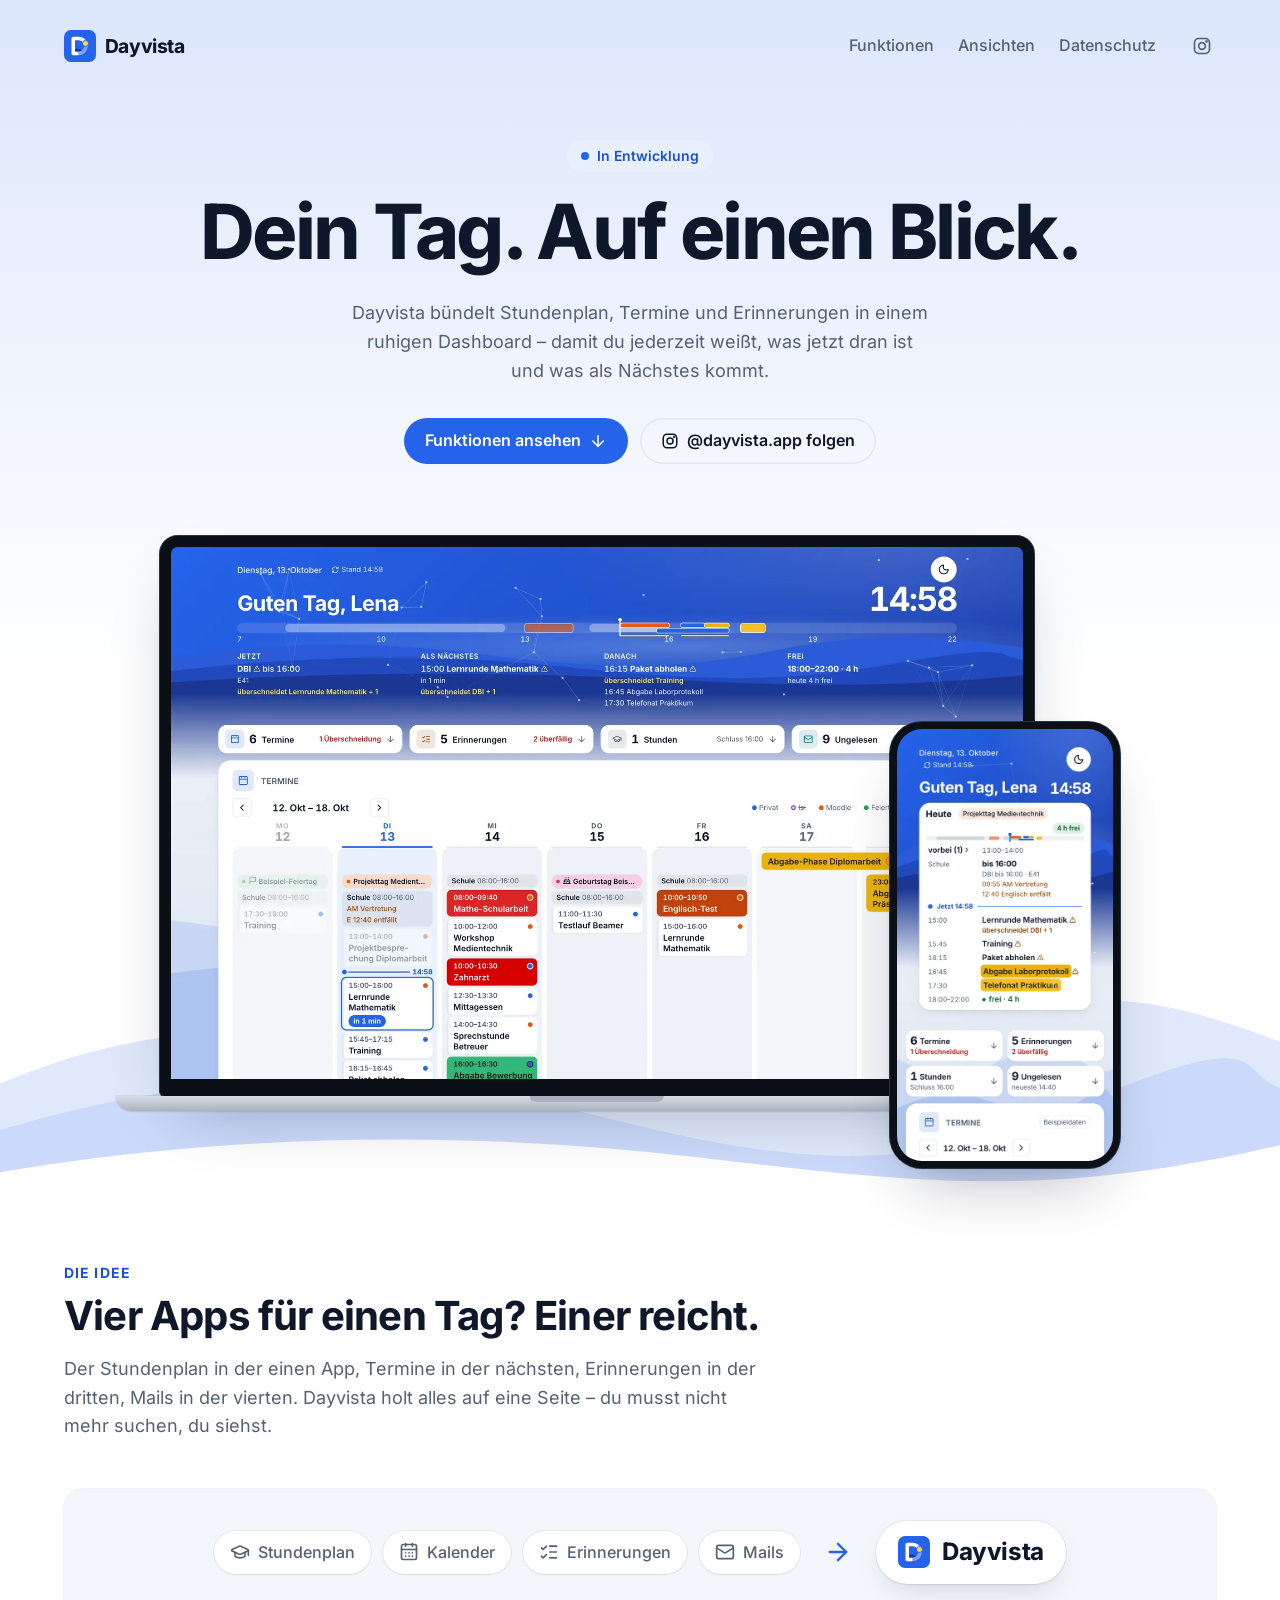
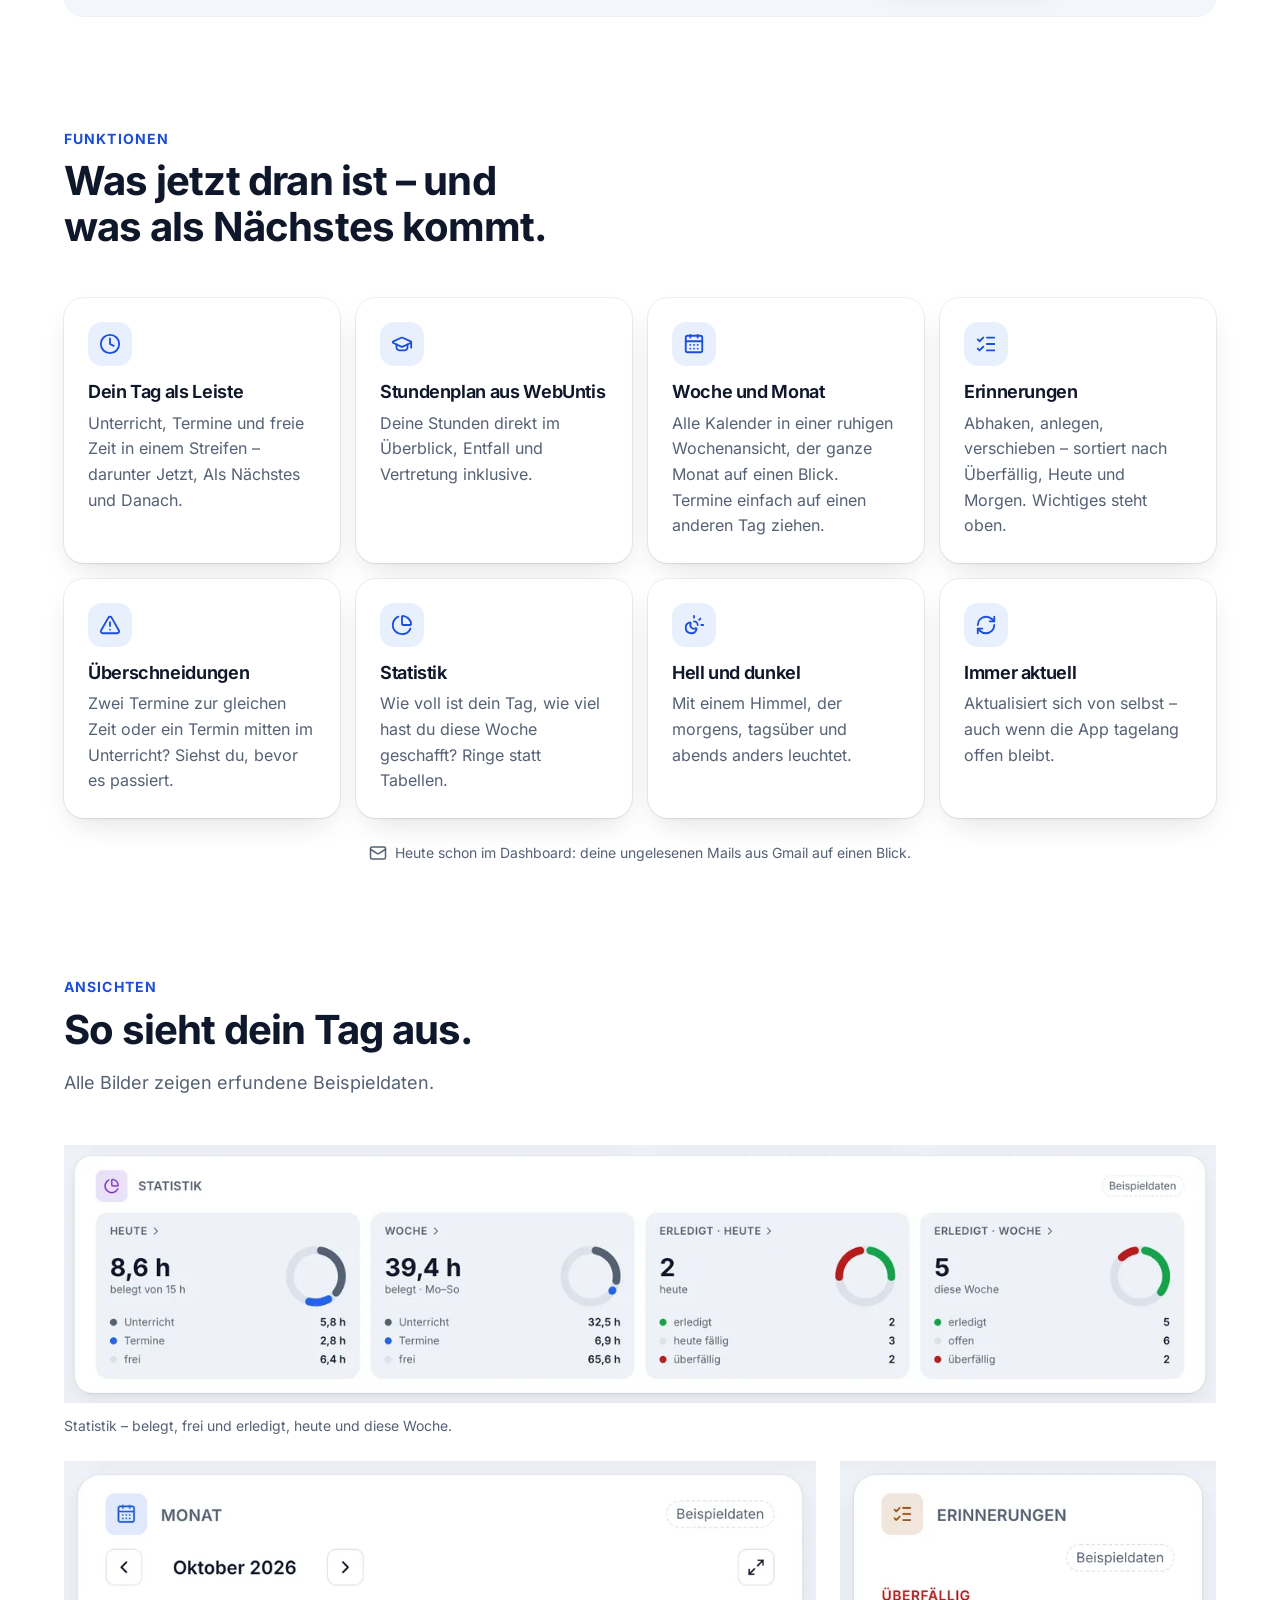
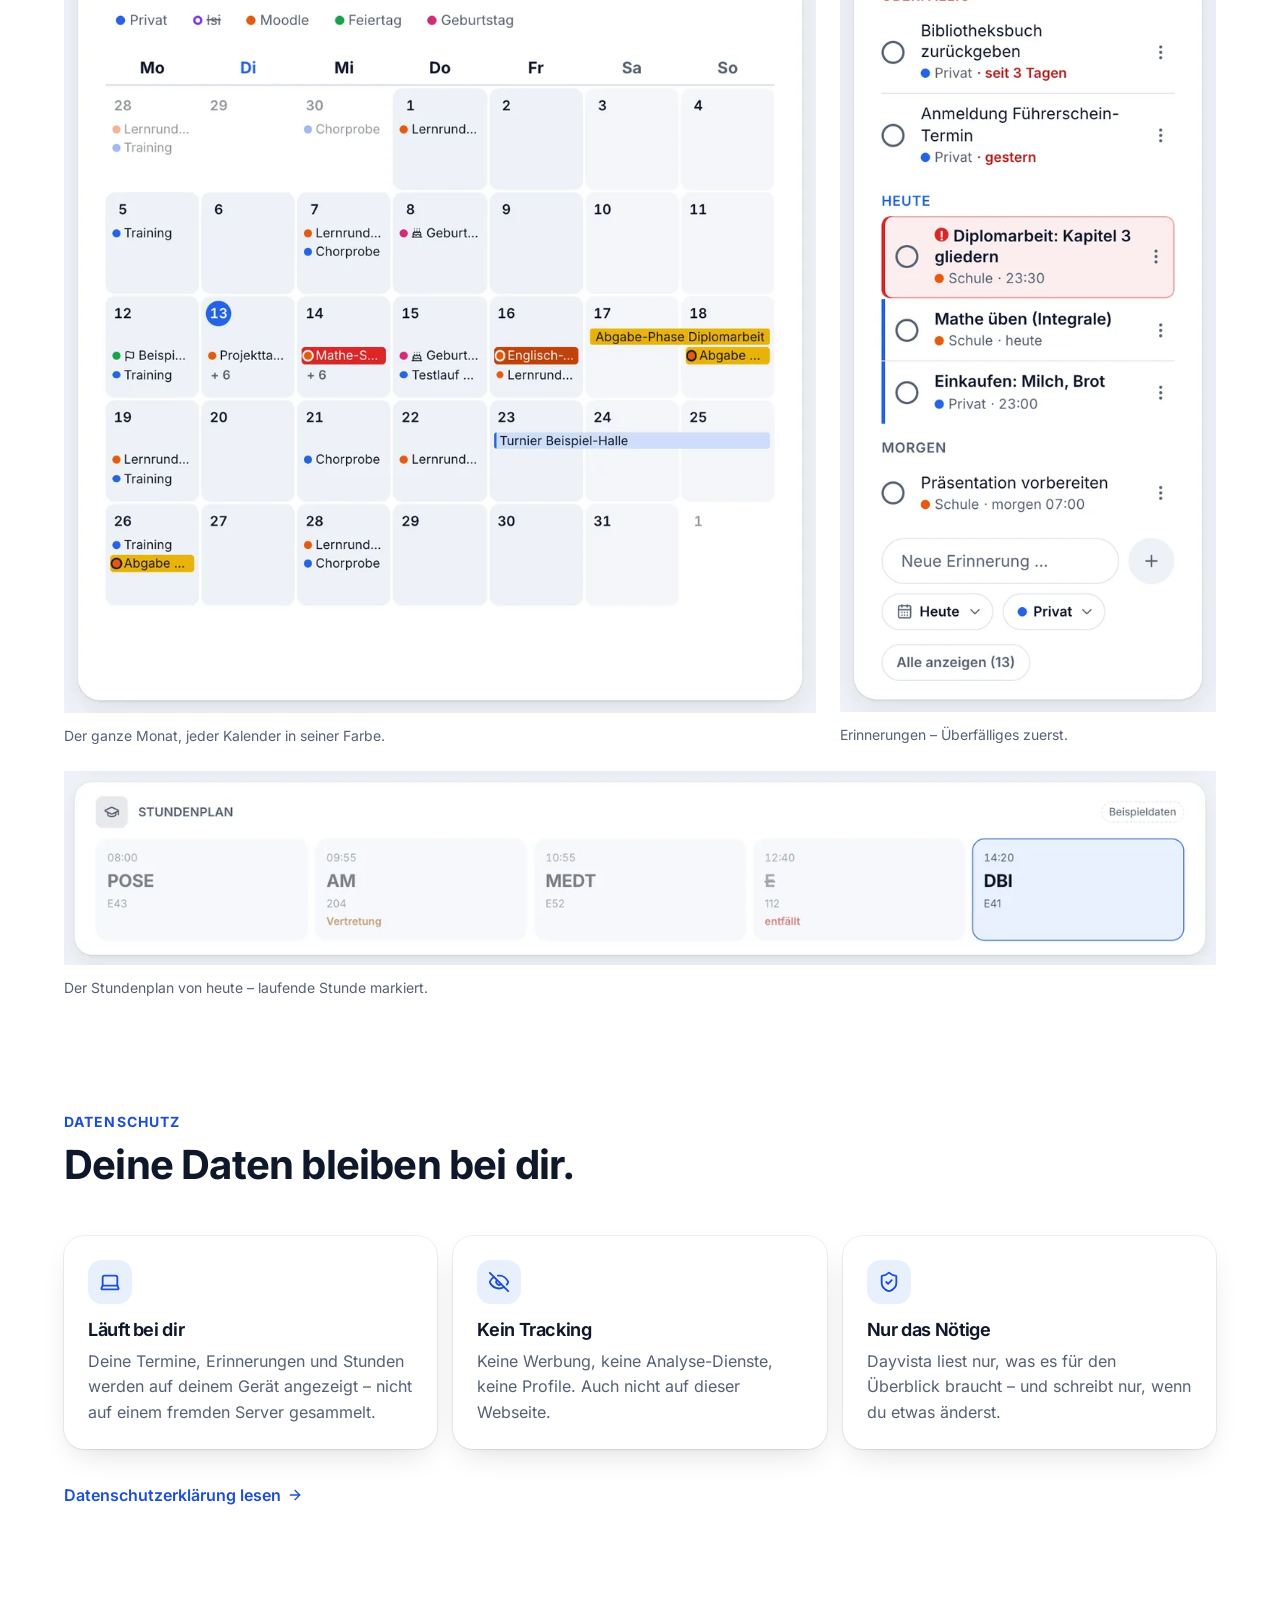
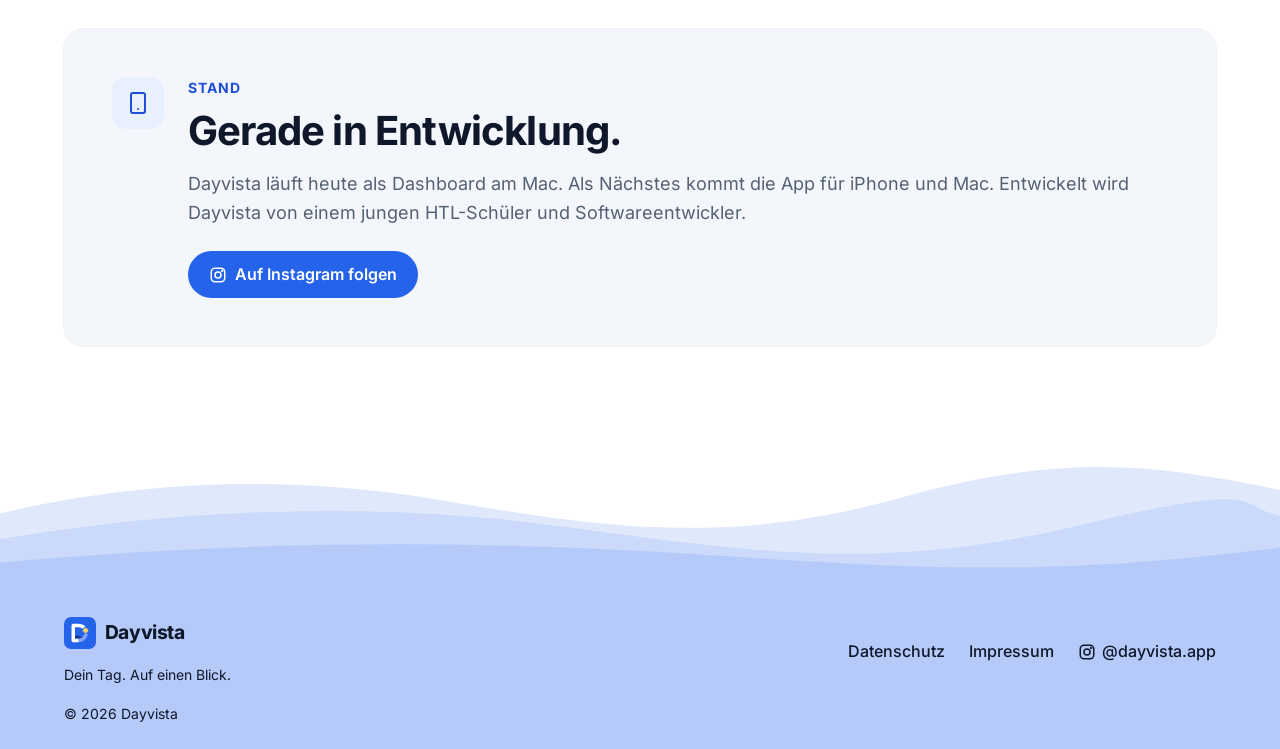
<file: index.html>
<!DOCTYPE html><html lang="de"><head><meta charset="utf-8"><meta name="viewport" content="width=device-width, initial-scale=1"><meta name="color-scheme" content="light dark"><title>Dayvista – Dein Tag. Auf einen Blick.</title><meta name="description" content="Dayvista bündelt Stundenplan, Termine und Erinnerungen in einem ruhigen Dashboard – damit du jederzeit weißt, was jetzt dran ist. Gerade in Entwicklung."><link rel="canonical" href="https://dayvista.github.io/"><link rel="icon" href="/favicon.svg" type="image/svg+xml"><link rel="apple-touch-icon" href="/apple-touch-icon.png"><meta property="og:title" content="Dayvista – Dein Tag. Auf einen Blick."><meta property="og:description" content="Dayvista bündelt Stundenplan, Termine und Erinnerungen in einem ruhigen Dashboard – damit du jederzeit weißt, was jetzt dran ist. Gerade in Entwicklung."><meta property="og:type" content="website"><meta property="og:locale" content="de_AT"><meta property="og:image" content="https://dayvista.github.io/og.png"><meta property="og:image:width" content="1200"><meta property="og:image:height" content="630"><meta property="og:image:alt" content="Dayvista – Dein Tag. Auf einen Blick."><meta name="twitter:card" content="summary_large_image"><!-- Einblenden nur mit JS (sonst bleibt alles sichtbar) --><script>
      document.documentElement.classList.add('js');
    </script><link rel="stylesheet" href="/_astro/createLucideIcon.B-Byi_e0.css"><link rel="stylesheet" href="/_astro/index.Bnq0QA4X.css"></head><body><div class="hero" data-astro-cid-lcdefpme><header class="site-header container" data-astro-cid-fzpbxy5g><a href="/" aria-label="Dayvista – zur Startseite" data-astro-cid-f7espo7c="true" class="logo logo--default"><svg class="logo__mark" viewBox="0 0 128 128" aria-hidden="true" data-astro-cid-f7espo7c><defs data-astro-cid-f7espo7c><clipPath id="logo-clip-5" data-astro-cid-f7espo7c><path d="M44 41 H58 A23 23 0 0 1 58 87 H44 Z" data-astro-cid-f7espo7c></path></clipPath></defs><rect width="128" height="128" rx="28" class="logo__sky" data-astro-cid-f7espo7c></rect><path clip-path="url(#logo-clip-5)" d="M40 80 C49 73 57 73 66 78 S78 83 88 77 V92 H40 Z" class="logo__hill" data-astro-cid-f7espo7c></path><g class="logo__d" data-astro-cid-f7espo7c><path d="M86.2 53.7 A30 30 0 0 1 58 94" stroke-linecap="butt" opacity="0.42" data-astro-cid-f7espo7c></path><path d="M37 94 H58" stroke-linecap="butt" data-astro-cid-f7espo7c></path><path d="M37 94 V34 H58 A30 30 0 0 1 86.2 53.7" data-astro-cid-f7espo7c></path></g><circle cx="86.2" cy="53.7" r="12" class="logo__sun" data-astro-cid-f7espo7c></circle></svg><span class="logo__name" data-astro-cid-f7espo7c>Dayvista</span></a><nav class="site-header__nav" aria-label="Hauptnavigation" data-astro-cid-fzpbxy5g><ul class="site-header__links" data-astro-cid-fzpbxy5g><li data-astro-cid-fzpbxy5g><a href="/#funktionen" data-astro-cid-fzpbxy5g>Funktionen</a></li><li data-astro-cid-fzpbxy5g><a href="/#ansichten" data-astro-cid-fzpbxy5g>Ansichten</a></li><li data-astro-cid-fzpbxy5g><a href="/datenschutz/" data-astro-cid-fzpbxy5g>Datenschutz</a></li></ul><a class="site-header__insta" href="https://www.instagram.com/dayvista.app/" aria-label="Dayvista auf Instagram (@dayvista.app)" data-astro-cid-fzpbxy5g><svg width="20" height="20" viewBox="0 0 24 24" fill="none" stroke="currentColor" stroke-width="2" stroke-linecap="round" stroke-linejoin="round" aria-hidden="true"><rect x="3" y="3" width="18" height="18" rx="5"></rect><circle cx="12" cy="12" r="4"></circle><circle cx="17.5" cy="6.5" r="0.6" fill="currentColor"></circle></svg></a></nav></header><main id="inhalt" data-astro-cid-lcdefpme><section class="hero__body container" aria-labelledby="hero-titel" data-astro-cid-lcdefpme><p class="pill" data-reveal data-astro-cid-lcdefpme><span class="pill__dot" aria-hidden="true" data-astro-cid-lcdefpme></span>In Entwicklung</p><h1 id="hero-titel" class="hero__title" data-reveal style="--reveal-delay: 80ms" data-astro-cid-lcdefpme>Dein Tag. Auf einen Blick.</h1><p class="hero__lead" data-reveal style="--reveal-delay: 160ms" data-astro-cid-lcdefpme>Dayvista bündelt Stundenplan, Termine und Erinnerungen in einem ruhigen Dashboard – damit du jederzeit weißt, was jetzt dran ist und was als Nächstes kommt.</p><div class="hero__actions" data-reveal style="--reveal-delay: 240ms" data-astro-cid-lcdefpme><a class="btn btn--primary" href="#funktionen" data-astro-cid-lcdefpme>Funktionen ansehen<svg xmlns="http://www.w3.org/2000/svg" width="18" height="18" viewBox="0 0 24 24" fill="none" stroke="currentColor" stroke-width="2" stroke-linecap="round" stroke-linejoin="round" class="lucide lucide-arrow-down" aria-hidden="true" data-astro-cid-lcdefpme="true"><path d="M12 5v14"></path><path d="m19 12-7 7-7-7"></path></svg></a><a class="btn btn--ghost" href="https://www.instagram.com/dayvista.app/" data-astro-cid-lcdefpme><svg width="18" height="18" viewBox="0 0 24 24" fill="none" stroke="currentColor" stroke-width="2" stroke-linecap="round" stroke-linejoin="round" aria-hidden="true"><rect x="3" y="3" width="18" height="18" rx="5"></rect><circle cx="12" cy="12" r="4"></circle><circle cx="17.5" cy="6.5" r="0.6" fill="currentColor"></circle></svg>@dayvista.app folgen</a></div><div class="hero__devices" data-reveal style="--reveal-delay: 320ms" data-astro-cid-lcdefpme><div class="devices" data-astro-cid-q5d3qmob><figure class="laptop" data-astro-cid-q5d3qmob><div class="laptop__screen" data-astro-cid-q5d3qmob><picture data-astro-cid-q5d3qmob><source media="(prefers-color-scheme: dark)" srcset="/_astro/desktop-dark.DK8Iaegt_Z1tP8KD.webp" data-astro-cid-q5d3qmob><img src="/_astro/desktop-light.CskkmanZ_Z1QdQRU.webp" width="1600" height="1000" alt="Dayvista am MacBook: Begrüßung, Tagesleiste mit Unterricht und Terminen, Statuszeile und Wochenansicht (Beispieldaten)" loading="eager" decoding="async" data-astro-cid-q5d3qmob></picture></div><div class="laptop__base" aria-hidden="true" data-astro-cid-q5d3qmob></div></figure><figure class="phone" data-astro-cid-q5d3qmob><picture data-astro-cid-q5d3qmob><source media="(prefers-color-scheme: dark)" srcset="/_astro/mobile-dark.COUFUHau_ZCFyNn.webp" data-astro-cid-q5d3qmob><img src="/_astro/mobile-light.CBVhCpaf_1bnUml.webp" width="520" height="1125" alt="Dayvista am iPhone: Karte „Heute“ mit Jetzt-Linie und kommenden Terminen (Beispieldaten)" loading="eager" decoding="async" data-astro-cid-q5d3qmob></picture></figure></div></div></section><div class="hero__hills" aria-hidden="true" data-astro-cid-lcdefpme><svg class="hills" viewBox="0 0 1440 120" preserveAspectRatio="none" aria-hidden="true" data-astro-cid-s7fttlot><path class="hills__1" d="M0 52 C150 22 320 14 500 40 S820 82 1010 38 S1300 6 1440 30 V120 H0Z" data-astro-cid-s7fttlot></path><path class="hills__2" d="M0 76 C220 46 430 40 650 66 S1010 104 1220 62 S1390 46 1440 54 V120 H0Z" data-astro-cid-s7fttlot></path><path class="hills__3" d="M0 98 C260 78 520 76 780 90 S1180 112 1440 84 V120 H0Z" data-astro-cid-s7fttlot></path></svg></div><section id="idee" class="section container idea" aria-labelledby="idee-titel" data-astro-cid-lcdefpme><div class="section__head" data-reveal data-astro-cid-lcdefpme><p class="eyebrow" data-astro-cid-lcdefpme>Die Idee</p><h2 id="idee-titel" class="section__title" data-astro-cid-lcdefpme>Vier Apps für einen Tag? Einer reicht.</h2><p class="section__lead" data-astro-cid-lcdefpme>Der Stundenplan in der einen App, Termine in der nächsten, Erinnerungen in der dritten, Mails in der vierten. Dayvista holt alles auf eine Seite – du musst nicht mehr suchen, du siehst.</p></div><div class="idea__flow" data-reveal data-astro-cid-lcdefpme><ul class="idea__sources" data-astro-cid-lcdefpme><li data-astro-cid-lcdefpme><svg xmlns="http://www.w3.org/2000/svg" width="20" height="20" viewBox="0 0 24 24" fill="none" stroke="currentColor" stroke-width="2" stroke-linecap="round" stroke-linejoin="round" class="lucide lucide-graduation-cap" aria-hidden="true" data-astro-cid-lcdefpme="true"><path d="M21.42 10.922a1 1 0 0 0-.019-1.838L12.83 5.18a2 2 0 0 0-1.66 0L2.6 9.08a1 1 0 0 0 0 1.832l8.57 3.908a2 2 0 0 0 1.66 0z"></path><path d="M22 10v6"></path><path d="M6 12.5V16a6 3 0 0 0 12 0v-3.5"></path></svg>Stundenplan</li><li data-astro-cid-lcdefpme><svg xmlns="http://www.w3.org/2000/svg" width="20" height="20" viewBox="0 0 24 24" fill="none" stroke="currentColor" stroke-width="2" stroke-linecap="round" stroke-linejoin="round" class="lucide lucide-calendar-days" aria-hidden="true" data-astro-cid-lcdefpme="true"><path d="M8 2v3"></path><path d="M16 2v3"></path><rect x="3" y="3" width="18" height="18" rx="2"></rect><path d="M3 9h18"></path><path d="M8 13h.01"></path><path d="M12 13h.01"></path><path d="M16 13h.01"></path><path d="M8 17h.01"></path><path d="M12 17h.01"></path><path d="M16 17h.01"></path></svg>Kalender</li><li data-astro-cid-lcdefpme><svg xmlns="http://www.w3.org/2000/svg" width="20" height="20" viewBox="0 0 24 24" fill="none" stroke="currentColor" stroke-width="2" stroke-linecap="round" stroke-linejoin="round" class="lucide lucide-list-checks" aria-hidden="true" data-astro-cid-lcdefpme="true"><path d="M13 5h8"></path><path d="M13 12h8"></path><path d="M13 19h8"></path><path d="m3 17 2 2 4-4"></path><path d="m3 7 2 2 4-4"></path></svg>Erinnerungen</li><li data-astro-cid-lcdefpme><svg xmlns="http://www.w3.org/2000/svg" width="20" height="20" viewBox="0 0 24 24" fill="none" stroke="currentColor" stroke-width="2" stroke-linecap="round" stroke-linejoin="round" class="lucide lucide-mail" aria-hidden="true" data-astro-cid-lcdefpme="true"><path d="m22 7-8.991 5.727a2 2 0 0 1-2.009 0L2 7"></path><rect x="2" y="4" width="20" height="16" rx="2"></rect></svg>Mails</li></ul><svg xmlns="http://www.w3.org/2000/svg" width="28" height="28" viewBox="0 0 24 24" fill="none" stroke="currentColor" stroke-width="2" stroke-linecap="round" stroke-linejoin="round" class="lucide lucide-arrow-right idea__arrow" aria-hidden="true" data-astro-cid-lcdefpme="true"><path d="M5 12h14"></path><path d="m12 5 7 7-7 7"></path></svg><div class="idea__target" data-astro-cid-lcdefpme><span data-astro-cid-f7espo7c="true" class="logo logo--default"><svg class="logo__mark" viewBox="0 0 128 128" aria-hidden="true" data-astro-cid-f7espo7c><defs data-astro-cid-f7espo7c><clipPath id="logo-clip-6" data-astro-cid-f7espo7c><path d="M44 41 H58 A23 23 0 0 1 58 87 H44 Z" data-astro-cid-f7espo7c></path></clipPath></defs><rect width="128" height="128" rx="28" class="logo__sky" data-astro-cid-f7espo7c></rect><path clip-path="url(#logo-clip-6)" d="M40 80 C49 73 57 73 66 78 S78 83 88 77 V92 H40 Z" class="logo__hill" data-astro-cid-f7espo7c></path><g class="logo__d" data-astro-cid-f7espo7c><path d="M86.2 53.7 A30 30 0 0 1 58 94" stroke-linecap="butt" opacity="0.42" data-astro-cid-f7espo7c></path><path d="M37 94 H58" stroke-linecap="butt" data-astro-cid-f7espo7c></path><path d="M37 94 V34 H58 A30 30 0 0 1 86.2 53.7" data-astro-cid-f7espo7c></path></g><circle cx="86.2" cy="53.7" r="12" class="logo__sun" data-astro-cid-f7espo7c></circle></svg><span class="logo__name" data-astro-cid-f7espo7c>Dayvista</span></span></div></div></section><section id="funktionen" class="section container" aria-labelledby="funktionen-titel" data-astro-cid-lcdefpme><div class="section__head" data-reveal data-astro-cid-lcdefpme><p class="eyebrow" data-astro-cid-lcdefpme>Funktionen</p><h2 id="funktionen-titel" class="section__title" data-astro-cid-lcdefpme>Was jetzt dran ist – und was als Nächstes kommt.</h2></div><ul class="features" data-astro-cid-lcdefpme><li class="feature" data-reveal style="--reveal-delay: 0ms" data-astro-cid-lcdefpme><span class="feature__icon" data-astro-cid-lcdefpme><svg xmlns="http://www.w3.org/2000/svg" width="22" height="22" viewBox="0 0 24 24" fill="none" stroke="currentColor" stroke-width="2" stroke-linecap="round" stroke-linejoin="round" class="lucide lucide-clock" aria-hidden="true" data-astro-cid-lcdefpme="true"><circle cx="12" cy="12" r="10"></circle><path d="M12 6v6l4 2"></path></svg></span><h3 class="feature__title" data-astro-cid-lcdefpme>Dein Tag als Leiste</h3><p class="feature__text" data-astro-cid-lcdefpme>Unterricht, Termine und freie Zeit in einem Streifen – darunter Jetzt, Als Nächstes und Danach.</p></li><li class="feature" data-reveal style="--reveal-delay: 60ms" data-astro-cid-lcdefpme><span class="feature__icon" data-astro-cid-lcdefpme><svg xmlns="http://www.w3.org/2000/svg" width="22" height="22" viewBox="0 0 24 24" fill="none" stroke="currentColor" stroke-width="2" stroke-linecap="round" stroke-linejoin="round" class="lucide lucide-graduation-cap" aria-hidden="true" data-astro-cid-lcdefpme="true"><path d="M21.42 10.922a1 1 0 0 0-.019-1.838L12.83 5.18a2 2 0 0 0-1.66 0L2.6 9.08a1 1 0 0 0 0 1.832l8.57 3.908a2 2 0 0 0 1.66 0z"></path><path d="M22 10v6"></path><path d="M6 12.5V16a6 3 0 0 0 12 0v-3.5"></path></svg></span><h3 class="feature__title" data-astro-cid-lcdefpme>Stundenplan aus WebUntis</h3><p class="feature__text" data-astro-cid-lcdefpme>Deine Stunden direkt im Überblick, Entfall und Vertretung inklusive.</p></li><li class="feature" data-reveal style="--reveal-delay: 120ms" data-astro-cid-lcdefpme><span class="feature__icon" data-astro-cid-lcdefpme><svg xmlns="http://www.w3.org/2000/svg" width="22" height="22" viewBox="0 0 24 24" fill="none" stroke="currentColor" stroke-width="2" stroke-linecap="round" stroke-linejoin="round" class="lucide lucide-calendar-days" aria-hidden="true" data-astro-cid-lcdefpme="true"><path d="M8 2v3"></path><path d="M16 2v3"></path><rect x="3" y="3" width="18" height="18" rx="2"></rect><path d="M3 9h18"></path><path d="M8 13h.01"></path><path d="M12 13h.01"></path><path d="M16 13h.01"></path><path d="M8 17h.01"></path><path d="M12 17h.01"></path><path d="M16 17h.01"></path></svg></span><h3 class="feature__title" data-astro-cid-lcdefpme>Woche und Monat</h3><p class="feature__text" data-astro-cid-lcdefpme>Alle Kalender in einer ruhigen Wochenansicht, der ganze Monat auf einen Blick. Termine einfach auf einen anderen Tag ziehen.</p></li><li class="feature" data-reveal style="--reveal-delay: 180ms" data-astro-cid-lcdefpme><span class="feature__icon" data-astro-cid-lcdefpme><svg xmlns="http://www.w3.org/2000/svg" width="22" height="22" viewBox="0 0 24 24" fill="none" stroke="currentColor" stroke-width="2" stroke-linecap="round" stroke-linejoin="round" class="lucide lucide-list-checks" aria-hidden="true" data-astro-cid-lcdefpme="true"><path d="M13 5h8"></path><path d="M13 12h8"></path><path d="M13 19h8"></path><path d="m3 17 2 2 4-4"></path><path d="m3 7 2 2 4-4"></path></svg></span><h3 class="feature__title" data-astro-cid-lcdefpme>Erinnerungen</h3><p class="feature__text" data-astro-cid-lcdefpme>Abhaken, anlegen, verschieben – sortiert nach Überfällig, Heute und Morgen. Wichtiges steht oben.</p></li><li class="feature" data-reveal style="--reveal-delay: 0ms" data-astro-cid-lcdefpme><span class="feature__icon" data-astro-cid-lcdefpme><svg xmlns="http://www.w3.org/2000/svg" width="22" height="22" viewBox="0 0 24 24" fill="none" stroke="currentColor" stroke-width="2" stroke-linecap="round" stroke-linejoin="round" class="lucide lucide-triangle-alert lucide-alert-triangle" aria-hidden="true" data-astro-cid-lcdefpme="true"><path d="m21.73 18-8-14a2 2 0 0 0-3.48 0l-8 14A2 2 0 0 0 4 21h16a2 2 0 0 0 1.73-3"></path><path d="M12 9v4"></path><path d="M12 17h.01"></path></svg></span><h3 class="feature__title" data-astro-cid-lcdefpme>Überschneidungen</h3><p class="feature__text" data-astro-cid-lcdefpme>Zwei Termine zur gleichen Zeit oder ein Termin mitten im Unterricht? Siehst du, bevor es passiert.</p></li><li class="feature" data-reveal style="--reveal-delay: 60ms" data-astro-cid-lcdefpme><span class="feature__icon" data-astro-cid-lcdefpme><svg xmlns="http://www.w3.org/2000/svg" width="22" height="22" viewBox="0 0 24 24" fill="none" stroke="currentColor" stroke-width="2" stroke-linecap="round" stroke-linejoin="round" class="lucide lucide-chart-pie lucide-pie-chart" aria-hidden="true" data-astro-cid-lcdefpme="true"><path d="M21 12c.552 0 1.005-.449.95-.998a10 10 0 0 0-8.953-8.951c-.55-.055-.998.398-.998.95v8a1 1 0 0 0 1 1z"></path><path d="M21.21 15.89A10 10 0 1 1 8 2.83"></path></svg></span><h3 class="feature__title" data-astro-cid-lcdefpme>Statistik</h3><p class="feature__text" data-astro-cid-lcdefpme>Wie voll ist dein Tag, wie viel hast du diese Woche geschafft? Ringe statt Tabellen.</p></li><li class="feature" data-reveal style="--reveal-delay: 120ms" data-astro-cid-lcdefpme><span class="feature__icon" data-astro-cid-lcdefpme><svg xmlns="http://www.w3.org/2000/svg" width="22" height="22" viewBox="0 0 24 24" fill="none" stroke="currentColor" stroke-width="2" stroke-linecap="round" stroke-linejoin="round" class="lucide lucide-sun-moon" aria-hidden="true" data-astro-cid-lcdefpme="true"><path d="M12 2v2"></path><path d="M14.837 16.385a6 6 0 1 1-7.223-7.222c.624-.147.97.66.715 1.248a4 4 0 0 0 5.26 5.259c.589-.255 1.396.09 1.248.715"></path><path d="M16 12a4 4 0 0 0-4-4"></path><path d="m19 5-1.256 1.256"></path><path d="M20 12h2"></path></svg></span><h3 class="feature__title" data-astro-cid-lcdefpme>Hell und dunkel</h3><p class="feature__text" data-astro-cid-lcdefpme>Mit einem Himmel, der morgens, tagsüber und abends anders leuchtet.</p></li><li class="feature" data-reveal style="--reveal-delay: 180ms" data-astro-cid-lcdefpme><span class="feature__icon" data-astro-cid-lcdefpme><svg xmlns="http://www.w3.org/2000/svg" width="22" height="22" viewBox="0 0 24 24" fill="none" stroke="currentColor" stroke-width="2" stroke-linecap="round" stroke-linejoin="round" class="lucide lucide-refresh-cw" aria-hidden="true" data-astro-cid-lcdefpme="true"><path d="M3 12a9 9 0 0 1 9-9 9.75 9.75 0 0 1 6.74 2.74L21 8"></path><path d="M21 3v5h-5"></path><path d="M21 12a9 9 0 0 1-9 9 9.75 9.75 0 0 1-6.74-2.74L3 16"></path><path d="M8 16H3v5"></path></svg></span><h3 class="feature__title" data-astro-cid-lcdefpme>Immer aktuell</h3><p class="feature__text" data-astro-cid-lcdefpme>Aktualisiert sich von selbst – auch wenn die App tagelang offen bleibt.</p></li></ul><p class="features__note" data-reveal data-astro-cid-lcdefpme><svg xmlns="http://www.w3.org/2000/svg" width="18" height="18" viewBox="0 0 24 24" fill="none" stroke="currentColor" stroke-width="2" stroke-linecap="round" stroke-linejoin="round" class="lucide lucide-mail" aria-hidden="true" data-astro-cid-lcdefpme="true"><path d="m22 7-8.991 5.727a2 2 0 0 1-2.009 0L2 7"></path><rect x="2" y="4" width="20" height="16" rx="2"></rect></svg>Heute schon im Dashboard: deine ungelesenen Mails aus Gmail auf einen Blick.</p></section><section id="ansichten" class="section container" aria-labelledby="ansichten-titel" data-astro-cid-lcdefpme><div class="section__head" data-reveal data-astro-cid-lcdefpme><p class="eyebrow" data-astro-cid-lcdefpme>Ansichten</p><h2 id="ansichten-titel" class="section__title" data-astro-cid-lcdefpme>So sieht dein Tag aus.</h2><p class="section__lead" data-astro-cid-lcdefpme>Alle Bilder zeigen erfundene Beispieldaten.</p></div><div class="gallery" data-astro-cid-lcdefpme><figure class="shot shot--wide" data-reveal data-astro-cid-lcdefpme><picture data-astro-cid-ujpknjru><source media="(prefers-color-scheme: dark)" srcset="/_astro/tile-statistik-dark.BDHoHb-z_1IKMeh.webp" data-astro-cid-ujpknjru><img src="/_astro/tile-statistik-light.B3hgtd1Z_1H1zM5.webp" width="1400" height="313" alt="Statistik: vier Ringe für Heute, Woche, Erledigt heute und Erledigt diese Woche (Beispieldaten)" loading="lazy" decoding="async" data-astro-cid-ujpknjru></picture><figcaption data-astro-cid-lcdefpme>Statistik – belegt, frei und erledigt, heute und diese Woche.</figcaption></figure><figure class="shot shot--month" data-reveal data-astro-cid-lcdefpme><picture data-astro-cid-ujpknjru><source media="(prefers-color-scheme: dark)" srcset="/_astro/tile-monat-dark.hjkP0G4e_1rowid.webp" data-astro-cid-ujpknjru><img src="/_astro/tile-monat-light.EwSGe_Br_16SOWR.webp" width="1000" height="1132" alt="Monatsansicht mit farbigen Terminen (Beispieldaten)" loading="lazy" decoding="async" data-astro-cid-ujpknjru></picture><figcaption data-astro-cid-lcdefpme>Der ganze Monat, jeder Kalender in seiner Farbe.</figcaption></figure><figure class="shot shot--tall" data-reveal style="--reveal-delay: 80ms" data-astro-cid-lcdefpme><picture data-astro-cid-ujpknjru><source media="(prefers-color-scheme: dark)" srcset="/_astro/tile-erinnerungen-dark.CbT6O0iC_ZHdn8o.webp" data-astro-cid-ujpknjru><img src="/_astro/tile-erinnerungen-light.B9G-S4-w_Z2mDkUU.webp" width="520" height="1177" alt="Erinnerungen, gruppiert nach Überfällig, Heute und Morgen (Beispieldaten)" loading="lazy" decoding="async" data-astro-cid-ujpknjru></picture><figcaption data-astro-cid-lcdefpme>Erinnerungen – Überfälliges zuerst.</figcaption></figure><figure class="shot shot--wide" data-reveal data-astro-cid-lcdefpme><picture data-astro-cid-ujpknjru><source media="(prefers-color-scheme: dark)" srcset="/_astro/tile-stundenplan-dark.LDtr98v__FFR4K.webp" data-astro-cid-ujpknjru><img src="/_astro/tile-stundenplan-light.BEvJKsdT_225yHk.webp" width="1400" height="236" alt="Stundenplan von heute mit laufender Stunde und Vertretung (Beispieldaten)" loading="lazy" decoding="async" data-astro-cid-ujpknjru></picture><figcaption data-astro-cid-lcdefpme>Der Stundenplan von heute – laufende Stunde markiert.</figcaption></figure></div></section><section id="daten" class="section container" aria-labelledby="daten-titel" data-astro-cid-lcdefpme><div class="section__head" data-reveal data-astro-cid-lcdefpme><p class="eyebrow" data-astro-cid-lcdefpme>Datenschutz</p><h2 id="daten-titel" class="section__title" data-astro-cid-lcdefpme>Deine Daten bleiben bei dir.</h2></div><ul class="principles" data-astro-cid-lcdefpme><li class="principle" data-reveal style="--reveal-delay: 0ms" data-astro-cid-lcdefpme><span class="feature__icon" data-astro-cid-lcdefpme><svg xmlns="http://www.w3.org/2000/svg" width="22" height="22" viewBox="0 0 24 24" fill="none" stroke="currentColor" stroke-width="2" stroke-linecap="round" stroke-linejoin="round" class="lucide lucide-laptop" aria-hidden="true" data-astro-cid-lcdefpme="true"><path d="M18 5a2 2 0 0 1 2 2v8.526a2 2 0 0 0 .212.897l1.068 2.127a1 1 0 0 1-.9 1.45H3.62a1 1 0 0 1-.9-1.45l1.068-2.127A2 2 0 0 0 4 15.526V7a2 2 0 0 1 2-2z"></path><path d="M20.054 15.987H3.946"></path></svg></span><h3 class="feature__title" data-astro-cid-lcdefpme>Läuft bei dir</h3><p class="feature__text" data-astro-cid-lcdefpme>Deine Termine, Erinnerungen und Stunden werden auf deinem Gerät angezeigt – nicht auf einem fremden Server gesammelt.</p></li><li class="principle" data-reveal style="--reveal-delay: 80ms" data-astro-cid-lcdefpme><span class="feature__icon" data-astro-cid-lcdefpme><svg xmlns="http://www.w3.org/2000/svg" width="22" height="22" viewBox="0 0 24 24" fill="none" stroke="currentColor" stroke-width="2" stroke-linecap="round" stroke-linejoin="round" class="lucide lucide-eye-off" aria-hidden="true" data-astro-cid-lcdefpme="true"><path d="M10.733 5.076a10.744 10.744 0 0 1 11.205 6.575 1 1 0 0 1 0 .696 10.747 10.747 0 0 1-1.444 2.49"></path><path d="M14.084 14.158a3 3 0 0 1-4.242-4.242"></path><path d="M17.479 17.499a10.75 10.75 0 0 1-15.417-5.151 1 1 0 0 1 0-.696 10.75 10.75 0 0 1 4.446-5.143"></path><path d="m2 2 20 20"></path></svg></span><h3 class="feature__title" data-astro-cid-lcdefpme>Kein Tracking</h3><p class="feature__text" data-astro-cid-lcdefpme>Keine Werbung, keine Analyse-Dienste, keine Profile. Auch nicht auf dieser Webseite.</p></li><li class="principle" data-reveal style="--reveal-delay: 160ms" data-astro-cid-lcdefpme><span class="feature__icon" data-astro-cid-lcdefpme><svg xmlns="http://www.w3.org/2000/svg" width="22" height="22" viewBox="0 0 24 24" fill="none" stroke="currentColor" stroke-width="2" stroke-linecap="round" stroke-linejoin="round" class="lucide lucide-shield-check" aria-hidden="true" data-astro-cid-lcdefpme="true"><path d="M20 13c0 5-3.5 7.5-7.66 8.95a1 1 0 0 1-.67-.01C7.5 20.5 4 18 4 13V6a1 1 0 0 1 1-1c2 0 4.5-1.2 6.24-2.72a1.17 1.17 0 0 1 1.52 0C14.51 3.81 17 5 19 5a1 1 0 0 1 1 1z"></path><path d="m9 12 2 2 4-4"></path></svg></span><h3 class="feature__title" data-astro-cid-lcdefpme>Nur das Nötige</h3><p class="feature__text" data-astro-cid-lcdefpme>Dayvista liest nur, was es für den Überblick braucht – und schreibt nur, wenn du etwas änderst.</p></li></ul><p class="principles__more" data-reveal data-astro-cid-lcdefpme><a href="/datenschutz/" data-astro-cid-lcdefpme>Datenschutzerklärung lesen<svg xmlns="http://www.w3.org/2000/svg" width="16" height="16" viewBox="0 0 24 24" fill="none" stroke="currentColor" stroke-width="2" stroke-linecap="round" stroke-linejoin="round" class="lucide lucide-arrow-right" aria-hidden="true" data-astro-cid-lcdefpme="true"><path d="M5 12h14"></path><path d="m12 5 7 7-7 7"></path></svg></a></p></section><section id="stand" class="section container" aria-labelledby="stand-titel" data-astro-cid-lcdefpme><div class="status" data-reveal data-astro-cid-lcdefpme><span class="feature__icon status__icon" data-astro-cid-lcdefpme><svg xmlns="http://www.w3.org/2000/svg" width="24" height="24" viewBox="0 0 24 24" fill="none" stroke="currentColor" stroke-width="2" stroke-linecap="round" stroke-linejoin="round" class="lucide lucide-smartphone" aria-hidden="true" data-astro-cid-lcdefpme="true"><rect width="14" height="20" x="5" y="2" rx="2" ry="2"></rect><path d="M12 18h.01"></path></svg></span><div data-astro-cid-lcdefpme><p class="eyebrow" data-astro-cid-lcdefpme>Stand</p><h2 id="stand-titel" class="section__title" data-astro-cid-lcdefpme>Gerade in Entwicklung.</h2><p class="section__lead" data-astro-cid-lcdefpme>Dayvista läuft heute als Dashboard am Mac. Als Nächstes kommt die App für iPhone und Mac. Entwickelt wird Dayvista von einem jungen HTL-Schüler und Softwareentwickler.</p><a class="btn btn--primary status__cta" href="https://www.instagram.com/dayvista.app/" data-astro-cid-lcdefpme><svg width="18" height="18" viewBox="0 0 24 24" fill="none" stroke="currentColor" stroke-width="2" stroke-linecap="round" stroke-linejoin="round" aria-hidden="true"><rect x="3" y="3" width="18" height="18" rx="5"></rect><circle cx="12" cy="12" r="4"></circle><circle cx="17.5" cy="6.5" r="0.6" fill="currentColor"></circle></svg>Auf Instagram folgen</a></div></div></section></main></div><footer class="site-footer" data-astro-cid-nns7i3if><div class="site-footer__hills" aria-hidden="true" data-astro-cid-nns7i3if><svg class="hills" viewBox="0 0 1440 120" preserveAspectRatio="none" aria-hidden="true" data-astro-cid-s7fttlot><path class="hills__1" d="M0 52 C150 22 320 14 500 40 S820 82 1010 38 S1300 6 1440 30 V120 H0Z" data-astro-cid-s7fttlot></path><path class="hills__2" d="M0 76 C220 46 430 40 650 66 S1010 104 1220 62 S1390 46 1440 54 V120 H0Z" data-astro-cid-s7fttlot></path><path class="hills__3" d="M0 98 C260 78 520 76 780 90 S1180 112 1440 84 V120 H0Z" data-astro-cid-s7fttlot></path></svg></div><div class="site-footer__body" data-astro-cid-nns7i3if><div class="container site-footer__row" data-astro-cid-nns7i3if><div class="site-footer__brand" data-astro-cid-nns7i3if><a href="/" aria-label="Dayvista – zur Startseite" data-astro-cid-f7espo7c="true" class="logo logo--default"><svg class="logo__mark" viewBox="0 0 128 128" aria-hidden="true" data-astro-cid-f7espo7c><defs data-astro-cid-f7espo7c><clipPath id="logo-clip-7" data-astro-cid-f7espo7c><path d="M44 41 H58 A23 23 0 0 1 58 87 H44 Z" data-astro-cid-f7espo7c></path></clipPath></defs><rect width="128" height="128" rx="28" class="logo__sky" data-astro-cid-f7espo7c></rect><path clip-path="url(#logo-clip-7)" d="M40 80 C49 73 57 73 66 78 S78 83 88 77 V92 H40 Z" class="logo__hill" data-astro-cid-f7espo7c></path><g class="logo__d" data-astro-cid-f7espo7c><path d="M86.2 53.7 A30 30 0 0 1 58 94" stroke-linecap="butt" opacity="0.42" data-astro-cid-f7espo7c></path><path d="M37 94 H58" stroke-linecap="butt" data-astro-cid-f7espo7c></path><path d="M37 94 V34 H58 A30 30 0 0 1 86.2 53.7" data-astro-cid-f7espo7c></path></g><circle cx="86.2" cy="53.7" r="12" class="logo__sun" data-astro-cid-f7espo7c></circle></svg><span class="logo__name" data-astro-cid-f7espo7c>Dayvista</span></a><p data-astro-cid-nns7i3if>Dein Tag. Auf einen Blick.</p></div><nav aria-label="Rechtliches und Kontakt" data-astro-cid-nns7i3if><ul class="site-footer__links" data-astro-cid-nns7i3if><li data-astro-cid-nns7i3if><a href="/datenschutz/" data-astro-cid-nns7i3if>Datenschutz</a></li><li data-astro-cid-nns7i3if><a href="/impressum/" data-astro-cid-nns7i3if>Impressum</a></li><li data-astro-cid-nns7i3if><a href="https://www.instagram.com/dayvista.app/" data-astro-cid-nns7i3if><svg width="18" height="18" viewBox="0 0 24 24" fill="none" stroke="currentColor" stroke-width="2" stroke-linecap="round" stroke-linejoin="round" aria-hidden="true"><rect x="3" y="3" width="18" height="18" rx="5"></rect><circle cx="12" cy="12" r="4"></circle><circle cx="17.5" cy="6.5" r="0.6" fill="currentColor"></circle></svg>@dayvista.app</a></li></ul></nav></div><p class="container site-footer__copy" data-astro-cid-nns7i3if>© 2026 Dayvista</p></div></footer><script type="module">var e=document.querySelectorAll(`[data-reveal]`);if(!(`IntersectionObserver`in window)||matchMedia(`(prefers-reduced-motion: reduce)`).matches)e.forEach(e=>e.classList.add(`is-visible`));else{let t=new IntersectionObserver(e=>{for(let n of e)n.isIntersecting&&(n.target.classList.add(`is-visible`),t.unobserve(n.target))},{rootMargin:`0px 0px -8% 0px`});e.forEach(e=>t.observe(e))}</script></body></html>
</file>
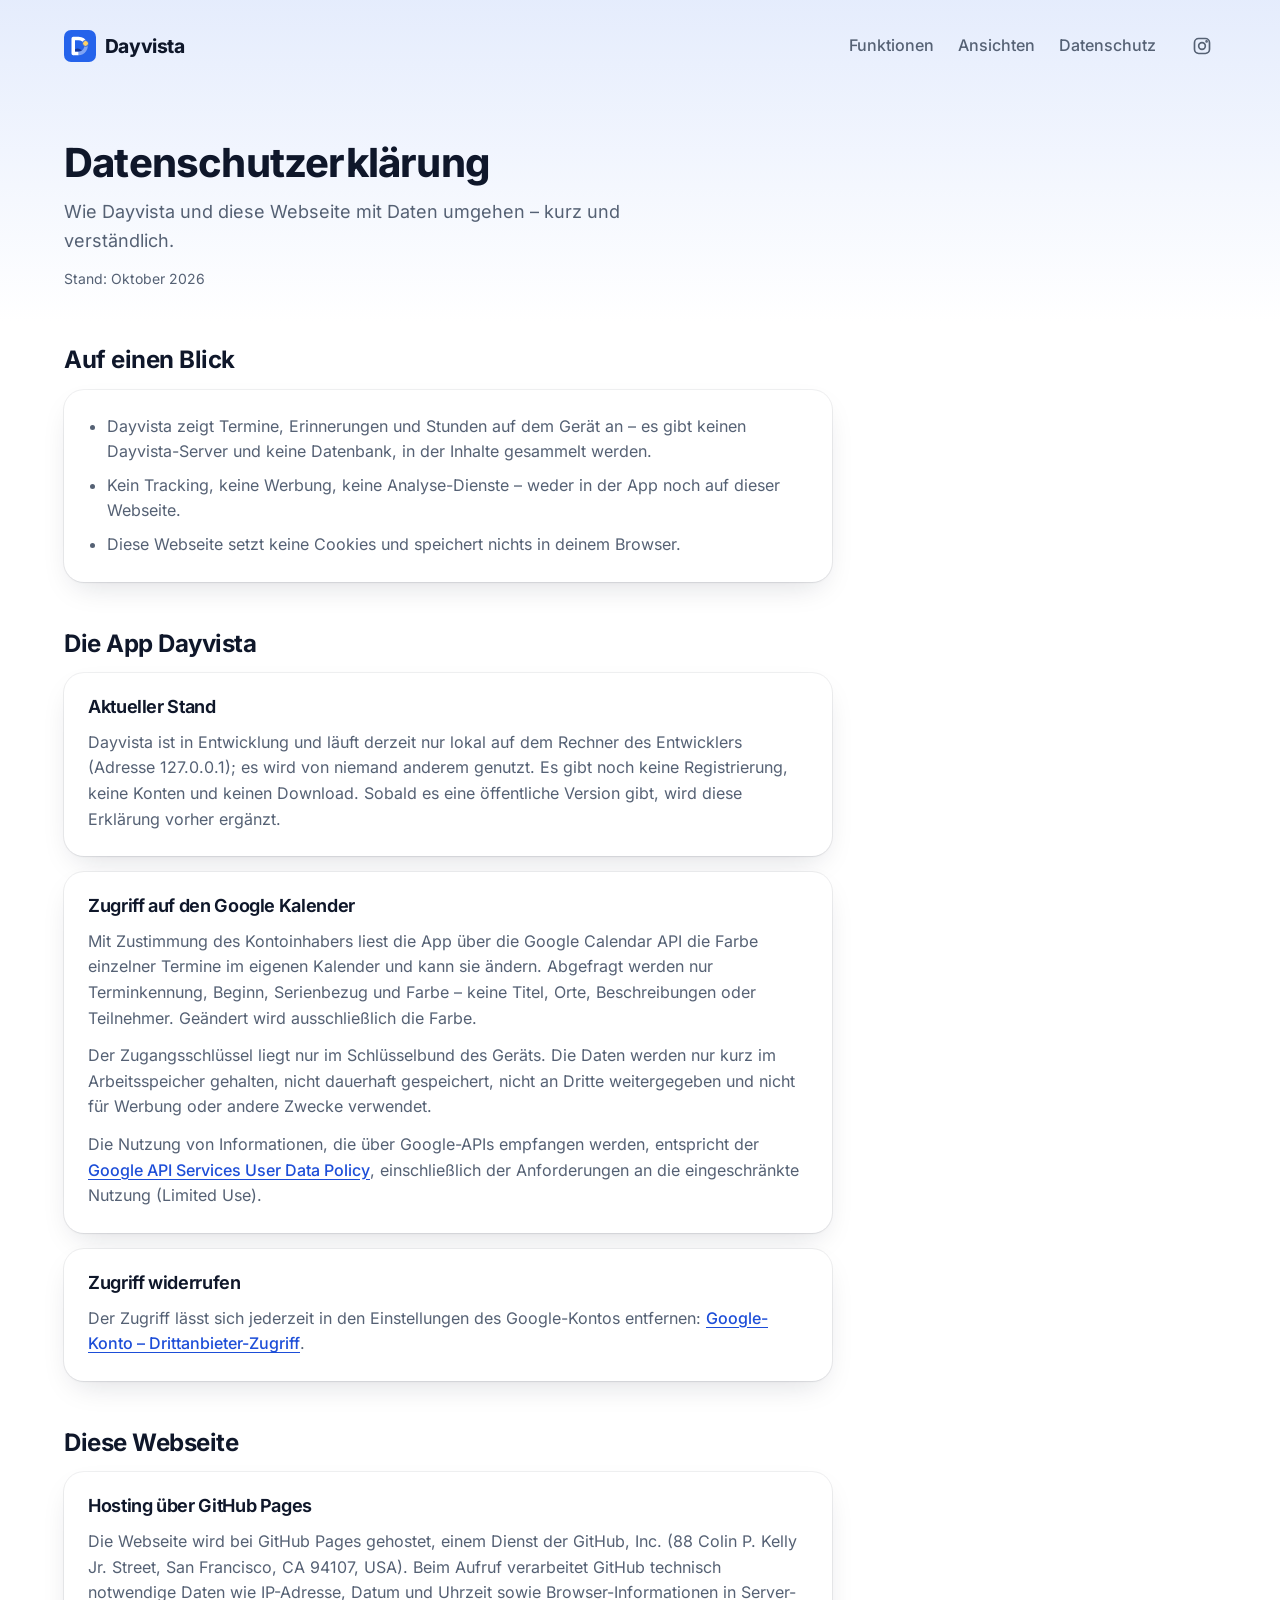
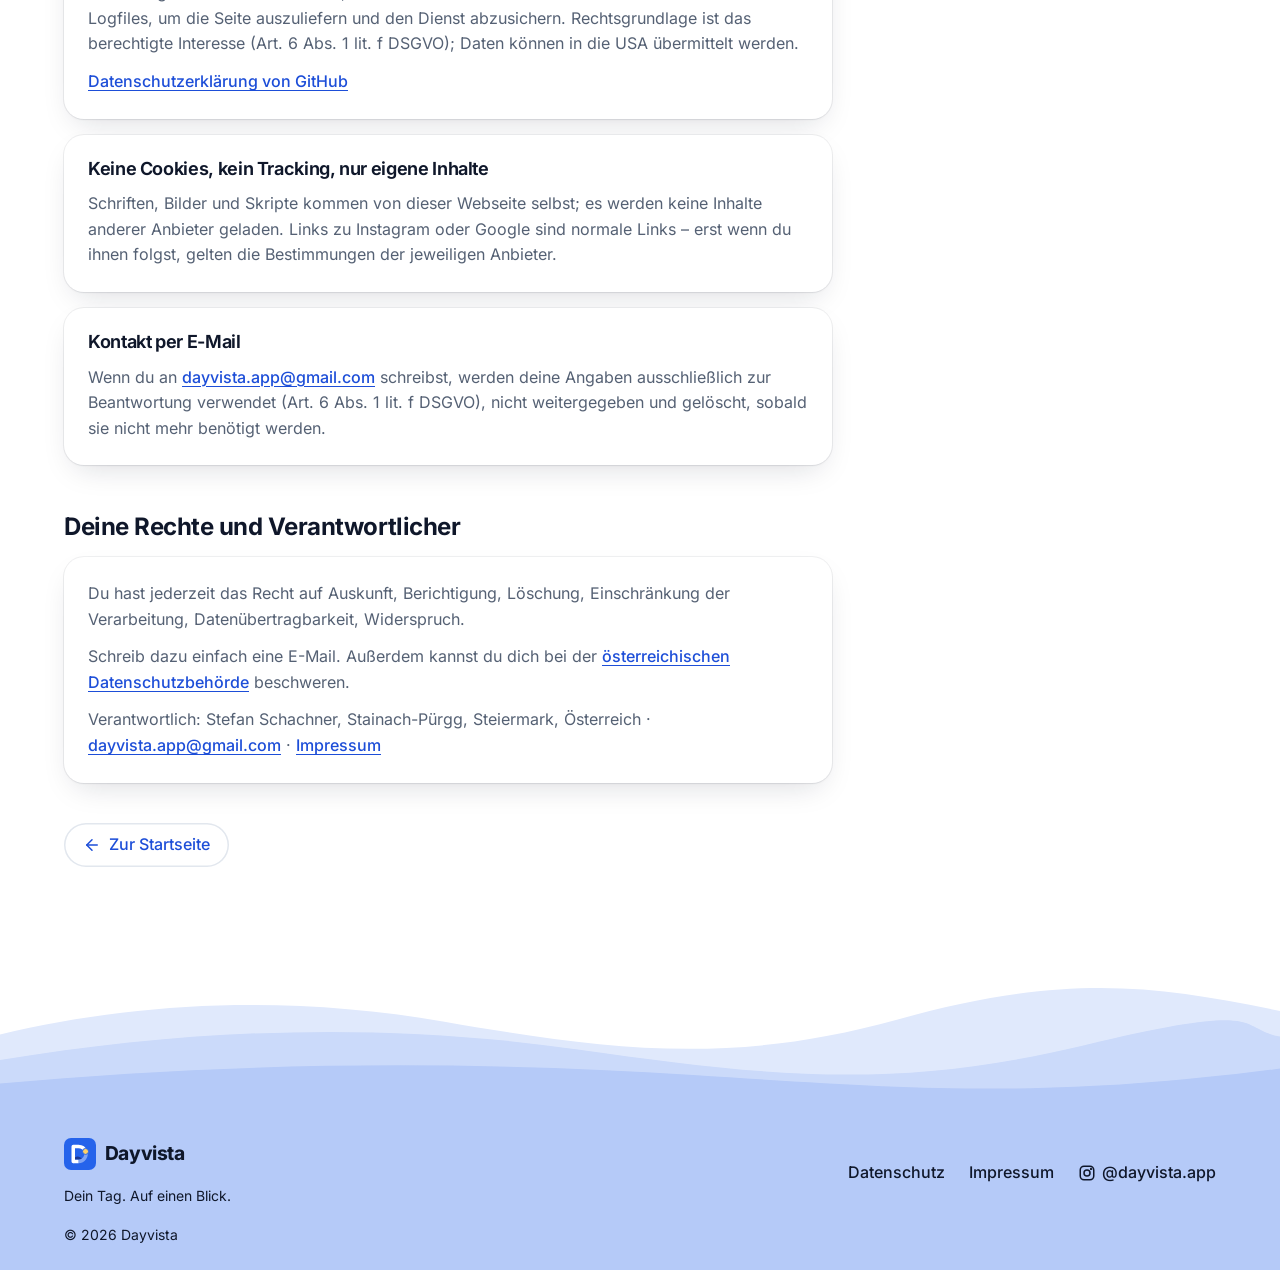
<file: datenschutz/index.html>
<!DOCTYPE html><html lang="de"><head><meta charset="utf-8"><meta name="viewport" content="width=device-width, initial-scale=1"><meta name="color-scheme" content="light dark"><title>Datenschutz – Dayvista</title><meta name="description" content="Datenschutzerklärung der App Dayvista und dieser Webseite, inklusive Zugriff auf den Google Kalender."><link rel="canonical" href="https://dayvista.github.io/datenschutz/"><link rel="icon" href="/favicon.svg" type="image/svg+xml"><link rel="apple-touch-icon" href="/apple-touch-icon.png"><meta property="og:title" content="Datenschutz – Dayvista"><meta property="og:description" content="Datenschutzerklärung der App Dayvista und dieser Webseite, inklusive Zugriff auf den Google Kalender."><meta property="og:type" content="website"><meta property="og:locale" content="de_AT"><meta property="og:image" content="https://dayvista.github.io/og.png"><meta property="og:image:width" content="1200"><meta property="og:image:height" content="630"><meta property="og:image:alt" content="Dayvista – Dein Tag. Auf einen Blick."><meta name="twitter:card" content="summary_large_image"><!-- Einblenden nur mit JS (sonst bleibt alles sichtbar) --><script>
      document.documentElement.classList.add('js');
    </script><link rel="stylesheet" href="/_astro/createLucideIcon.B-Byi_e0.css"><style>.legal-top[data-astro-cid-sb6l2mzp]{background:linear-gradient(to bottom, color-mix(in srgb, var(--band-1) 12%, var(--color-bg)), var(--color-bg))}.legal-hero[data-astro-cid-sb6l2mzp]{padding-block:var(--space-7) var(--space-6)}.legal-hero[data-astro-cid-sb6l2mzp] h1[data-astro-cid-sb6l2mzp]{font-size:var(--text-2xl);font-weight:750}.legal-hero__lead[data-astro-cid-sb6l2mzp]{max-width:40rem;margin-top:var(--space-3);color:var(--color-text-muted);font-size:var(--text-lg)}.legal-hero__meta[data-astro-cid-sb6l2mzp]{margin-top:var(--space-3);color:var(--color-text-muted);font-size:var(--text-sm)}.legal[data-astro-cid-sb6l2mzp]{gap:var(--space-5);max-width:48rem;margin-inline:max(1.25rem,50% - 36rem);display:grid}.legal[data-astro-cid-sb6l2mzp] section{gap:var(--space-4);display:grid}.legal[data-astro-cid-sb6l2mzp] h2{margin-top:var(--space-5);font-size:var(--text-xl);scroll-margin-top:var(--space-5);font-weight:700}.legal[data-astro-cid-sb6l2mzp] .card{gap:var(--space-3);padding:var(--space-5);border-radius:var(--radius-lg);background:var(--color-surface);box-shadow:var(--elev-2);display:grid}.legal[data-astro-cid-sb6l2mzp] .card h3{font-size:var(--text-lg);font-weight:650}.legal[data-astro-cid-sb6l2mzp] .card p,.legal[data-astro-cid-sb6l2mzp] .card li{color:var(--color-text-muted)}.legal[data-astro-cid-sb6l2mzp] .card ul{gap:var(--space-2);padding-left:1.2rem;display:grid}.legal[data-astro-cid-sb6l2mzp] .facts{gap:var(--space-2);margin:0;display:grid}.legal[data-astro-cid-sb6l2mzp] .facts div{gap:.1rem;display:grid}.legal[data-astro-cid-sb6l2mzp] .facts dt{color:var(--color-text-muted);font-size:var(--text-sm)}.legal[data-astro-cid-sb6l2mzp] .facts dd{color:var(--color-text);margin:0;font-weight:500}.legal[data-astro-cid-sb6l2mzp] a{color:var(--color-accent-strong);text-underline-offset:.18em;font-weight:500}.legal__back[data-astro-cid-sb6l2mzp]{align-items:center;gap:var(--space-2);min-height:2.75rem;margin-top:var(--space-4);border-radius:var(--radius-full);box-shadow:inset 0 0 0 1.5px var(--color-border);justify-self:start;padding:.5rem 1.2rem;text-decoration:none;display:inline-flex}@media (width>=640px){.legal[data-astro-cid-sb6l2mzp] .facts{grid-template-columns:repeat(3,minmax(0,1fr))}}
</style></head><body><div class="legal-top" data-astro-cid-sb6l2mzp><header class="site-header container" data-astro-cid-fzpbxy5g><a href="/" aria-label="Dayvista – zur Startseite" data-astro-cid-f7espo7c="true" class="logo logo--default"><svg class="logo__mark" viewBox="0 0 128 128" aria-hidden="true" data-astro-cid-f7espo7c><defs data-astro-cid-f7espo7c><clipPath id="logo-clip-1" data-astro-cid-f7espo7c><path d="M44 41 H58 A23 23 0 0 1 58 87 H44 Z" data-astro-cid-f7espo7c></path></clipPath></defs><rect width="128" height="128" rx="28" class="logo__sky" data-astro-cid-f7espo7c></rect><path clip-path="url(#logo-clip-1)" d="M40 80 C49 73 57 73 66 78 S78 83 88 77 V92 H40 Z" class="logo__hill" data-astro-cid-f7espo7c></path><g class="logo__d" data-astro-cid-f7espo7c><path d="M86.2 53.7 A30 30 0 0 1 58 94" stroke-linecap="butt" opacity="0.42" data-astro-cid-f7espo7c></path><path d="M37 94 H58" stroke-linecap="butt" data-astro-cid-f7espo7c></path><path d="M37 94 V34 H58 A30 30 0 0 1 86.2 53.7" data-astro-cid-f7espo7c></path></g><circle cx="86.2" cy="53.7" r="12" class="logo__sun" data-astro-cid-f7espo7c></circle></svg><span class="logo__name" data-astro-cid-f7espo7c>Dayvista</span></a><nav class="site-header__nav" aria-label="Hauptnavigation" data-astro-cid-fzpbxy5g><ul class="site-header__links" data-astro-cid-fzpbxy5g><li data-astro-cid-fzpbxy5g><a href="/#funktionen" data-astro-cid-fzpbxy5g>Funktionen</a></li><li data-astro-cid-fzpbxy5g><a href="/#ansichten" data-astro-cid-fzpbxy5g>Ansichten</a></li><li data-astro-cid-fzpbxy5g><a href="/datenschutz/" data-astro-cid-fzpbxy5g>Datenschutz</a></li></ul><a class="site-header__insta" href="https://www.instagram.com/dayvista.app/" aria-label="Dayvista auf Instagram (@dayvista.app)" data-astro-cid-fzpbxy5g><svg width="20" height="20" viewBox="0 0 24 24" fill="none" stroke="currentColor" stroke-width="2" stroke-linecap="round" stroke-linejoin="round" aria-hidden="true"><rect x="3" y="3" width="18" height="18" rx="5"></rect><circle cx="12" cy="12" r="4"></circle><circle cx="17.5" cy="6.5" r="0.6" fill="currentColor"></circle></svg></a></nav></header><header class="container legal-hero" data-astro-cid-sb6l2mzp><h1 data-astro-cid-sb6l2mzp>Datenschutzerklärung</h1><p class="legal-hero__lead" data-astro-cid-sb6l2mzp>Wie Dayvista und diese Webseite mit Daten umgehen – kurz und verständlich.</p><p class="legal-hero__meta" data-astro-cid-sb6l2mzp>Stand: Oktober 2026</p></header></div><main class="container legal" data-astro-cid-sb6l2mzp><section aria-labelledby="ueberblick"><h2 id="ueberblick">Auf einen Blick</h2><div class="card"><ul><li>Dayvista zeigt Termine, Erinnerungen und Stunden auf dem Gerät an – es gibt keinen Dayvista-Server und keine Datenbank, in der Inhalte gesammelt werden.</li><li>Kein Tracking, keine Werbung, keine Analyse-Dienste – weder in der App noch auf dieser Webseite.</li><li>Diese Webseite setzt keine Cookies und speichert nichts in deinem Browser.</li></ul></div></section><section aria-labelledby="app"><h2 id="app">Die App Dayvista</h2><div class="card"><h3>Aktueller Stand</h3><p>Dayvista ist in Entwicklung und läuft derzeit nur lokal auf dem Rechner des Entwicklers (Adresse 127.0.0.1); es wird von niemand anderem genutzt. Es gibt noch keine Registrierung, keine Konten und keinen Download. Sobald es eine öffentliche Version gibt, wird diese Erklärung vorher ergänzt.</p></div><div class="card" id="google"><h3>Zugriff auf den Google Kalender</h3><p>Mit Zustimmung des Kontoinhabers liest die App über die Google Calendar API die Farbe einzelner Termine im eigenen Kalender und kann sie ändern. Abgefragt werden nur Terminkennung, Beginn, Serienbezug und Farbe – keine Titel, Orte, Beschreibungen oder Teilnehmer. Geändert wird ausschließlich die Farbe.</p><p>Der Zugangsschlüssel liegt nur im Schlüsselbund des Geräts. Die Daten werden nur kurz im Arbeitsspeicher gehalten, nicht dauerhaft gespeichert, nicht an Dritte weitergegeben und nicht für Werbung oder andere Zwecke verwendet.</p><p>Die Nutzung von Informationen, die über Google-APIs empfangen werden, entspricht der <a href="https://developers.google.com/terms/api-services-user-data-policy">Google API Services User Data Policy</a>, einschließlich der Anforderungen an die eingeschränkte Nutzung (Limited Use).</p></div><div class="card"><h3>Zugriff widerrufen</h3><p>Der Zugriff lässt sich jederzeit in den Einstellungen des Google-Kontos entfernen: <a href="https://myaccount.google.com/permissions">Google-Konto – Drittanbieter-Zugriff</a>.</p></div></section><section aria-labelledby="webseite"><h2 id="webseite">Diese Webseite</h2><div class="card"><h3>Hosting über GitHub Pages</h3><p>Die Webseite wird bei GitHub Pages gehostet, einem Dienst der GitHub, Inc. (88 Colin P. Kelly Jr. Street, San Francisco, CA 94107, USA). Beim Aufruf verarbeitet GitHub technisch notwendige Daten wie IP-Adresse, Datum und Uhrzeit sowie Browser-Informationen in Server-Logfiles, um die Seite auszuliefern und den Dienst abzusichern. Rechtsgrundlage ist das berechtigte Interesse (Art. 6 Abs. 1 lit. f DSGVO); Daten können in die USA übermittelt werden.</p><p><a href="https://docs.github.com/de/site-policy/privacy-policies/github-general-privacy-statement">Datenschutzerklärung von GitHub</a></p></div><div class="card"><h3>Keine Cookies, kein Tracking, nur eigene Inhalte</h3><p>Schriften, Bilder und Skripte kommen von dieser Webseite selbst; es werden keine Inhalte anderer Anbieter geladen. Links zu Instagram oder Google sind normale Links – erst wenn du ihnen folgst, gelten die Bestimmungen der jeweiligen Anbieter.</p></div><div class="card"><h3>Kontakt per E-Mail</h3><p>Wenn du an <a href="mailto:dayvista.app@gmail.com">dayvista.app@gmail.com</a> schreibst, werden deine Angaben ausschließlich zur Beantwortung verwendet (Art. 6 Abs. 1 lit. f DSGVO), nicht weitergegeben und gelöscht, sobald sie nicht mehr benötigt werden.</p></div></section><section aria-labelledby="rechte"><h2 id="rechte">Deine Rechte und Verantwortlicher</h2><div class="card"><p>Du hast jederzeit das Recht auf Auskunft, Berichtigung, Löschung, Einschränkung der Verarbeitung, Datenübertragbarkeit, Widerspruch.</p><p>Schreib dazu einfach eine E-Mail. Außerdem kannst du dich bei der <a href="https://www.dsb.gv.at">österreichischen Datenschutzbehörde</a> beschweren.</p><p>Verantwortlich: Stefan Schachner, Stainach-Pürgg, Steiermark, Österreich · <a href="mailto:dayvista.app@gmail.com">dayvista.app@gmail.com</a> · <a href="/impressum/">Impressum</a></p></div></section><a class="legal__back" href="/" data-astro-cid-sb6l2mzp><svg xmlns="http://www.w3.org/2000/svg" width="18" height="18" viewBox="0 0 24 24" fill="none" stroke="currentColor" stroke-width="2" stroke-linecap="round" stroke-linejoin="round" class="lucide lucide-arrow-left" aria-hidden="true" data-astro-cid-sb6l2mzp="true"><path d="m12 19-7-7 7-7"></path><path d="M19 12H5"></path></svg>Zur Startseite</a></main><footer class="site-footer" data-astro-cid-nns7i3if><div class="site-footer__hills" aria-hidden="true" data-astro-cid-nns7i3if><svg class="hills" viewBox="0 0 1440 120" preserveAspectRatio="none" aria-hidden="true" data-astro-cid-s7fttlot><path class="hills__1" d="M0 52 C150 22 320 14 500 40 S820 82 1010 38 S1300 6 1440 30 V120 H0Z" data-astro-cid-s7fttlot></path><path class="hills__2" d="M0 76 C220 46 430 40 650 66 S1010 104 1220 62 S1390 46 1440 54 V120 H0Z" data-astro-cid-s7fttlot></path><path class="hills__3" d="M0 98 C260 78 520 76 780 90 S1180 112 1440 84 V120 H0Z" data-astro-cid-s7fttlot></path></svg></div><div class="site-footer__body" data-astro-cid-nns7i3if><div class="container site-footer__row" data-astro-cid-nns7i3if><div class="site-footer__brand" data-astro-cid-nns7i3if><a href="/" aria-label="Dayvista – zur Startseite" data-astro-cid-f7espo7c="true" class="logo logo--default"><svg class="logo__mark" viewBox="0 0 128 128" aria-hidden="true" data-astro-cid-f7espo7c><defs data-astro-cid-f7espo7c><clipPath id="logo-clip-2" data-astro-cid-f7espo7c><path d="M44 41 H58 A23 23 0 0 1 58 87 H44 Z" data-astro-cid-f7espo7c></path></clipPath></defs><rect width="128" height="128" rx="28" class="logo__sky" data-astro-cid-f7espo7c></rect><path clip-path="url(#logo-clip-2)" d="M40 80 C49 73 57 73 66 78 S78 83 88 77 V92 H40 Z" class="logo__hill" data-astro-cid-f7espo7c></path><g class="logo__d" data-astro-cid-f7espo7c><path d="M86.2 53.7 A30 30 0 0 1 58 94" stroke-linecap="butt" opacity="0.42" data-astro-cid-f7espo7c></path><path d="M37 94 H58" stroke-linecap="butt" data-astro-cid-f7espo7c></path><path d="M37 94 V34 H58 A30 30 0 0 1 86.2 53.7" data-astro-cid-f7espo7c></path></g><circle cx="86.2" cy="53.7" r="12" class="logo__sun" data-astro-cid-f7espo7c></circle></svg><span class="logo__name" data-astro-cid-f7espo7c>Dayvista</span></a><p data-astro-cid-nns7i3if>Dein Tag. Auf einen Blick.</p></div><nav aria-label="Rechtliches und Kontakt" data-astro-cid-nns7i3if><ul class="site-footer__links" data-astro-cid-nns7i3if><li data-astro-cid-nns7i3if><a href="/datenschutz/" data-astro-cid-nns7i3if>Datenschutz</a></li><li data-astro-cid-nns7i3if><a href="/impressum/" data-astro-cid-nns7i3if>Impressum</a></li><li data-astro-cid-nns7i3if><a href="https://www.instagram.com/dayvista.app/" data-astro-cid-nns7i3if><svg width="18" height="18" viewBox="0 0 24 24" fill="none" stroke="currentColor" stroke-width="2" stroke-linecap="round" stroke-linejoin="round" aria-hidden="true"><rect x="3" y="3" width="18" height="18" rx="5"></rect><circle cx="12" cy="12" r="4"></circle><circle cx="17.5" cy="6.5" r="0.6" fill="currentColor"></circle></svg>@dayvista.app</a></li></ul></nav></div><p class="container site-footer__copy" data-astro-cid-nns7i3if>© 2026 Dayvista</p></div></footer><script type="module">var e=document.querySelectorAll(`[data-reveal]`);if(!(`IntersectionObserver`in window)||matchMedia(`(prefers-reduced-motion: reduce)`).matches)e.forEach(e=>e.classList.add(`is-visible`));else{let t=new IntersectionObserver(e=>{for(let n of e)n.isIntersecting&&(n.target.classList.add(`is-visible`),t.unobserve(n.target))},{rootMargin:`0px 0px -8% 0px`});e.forEach(e=>t.observe(e))}</script></body></html>
</file>
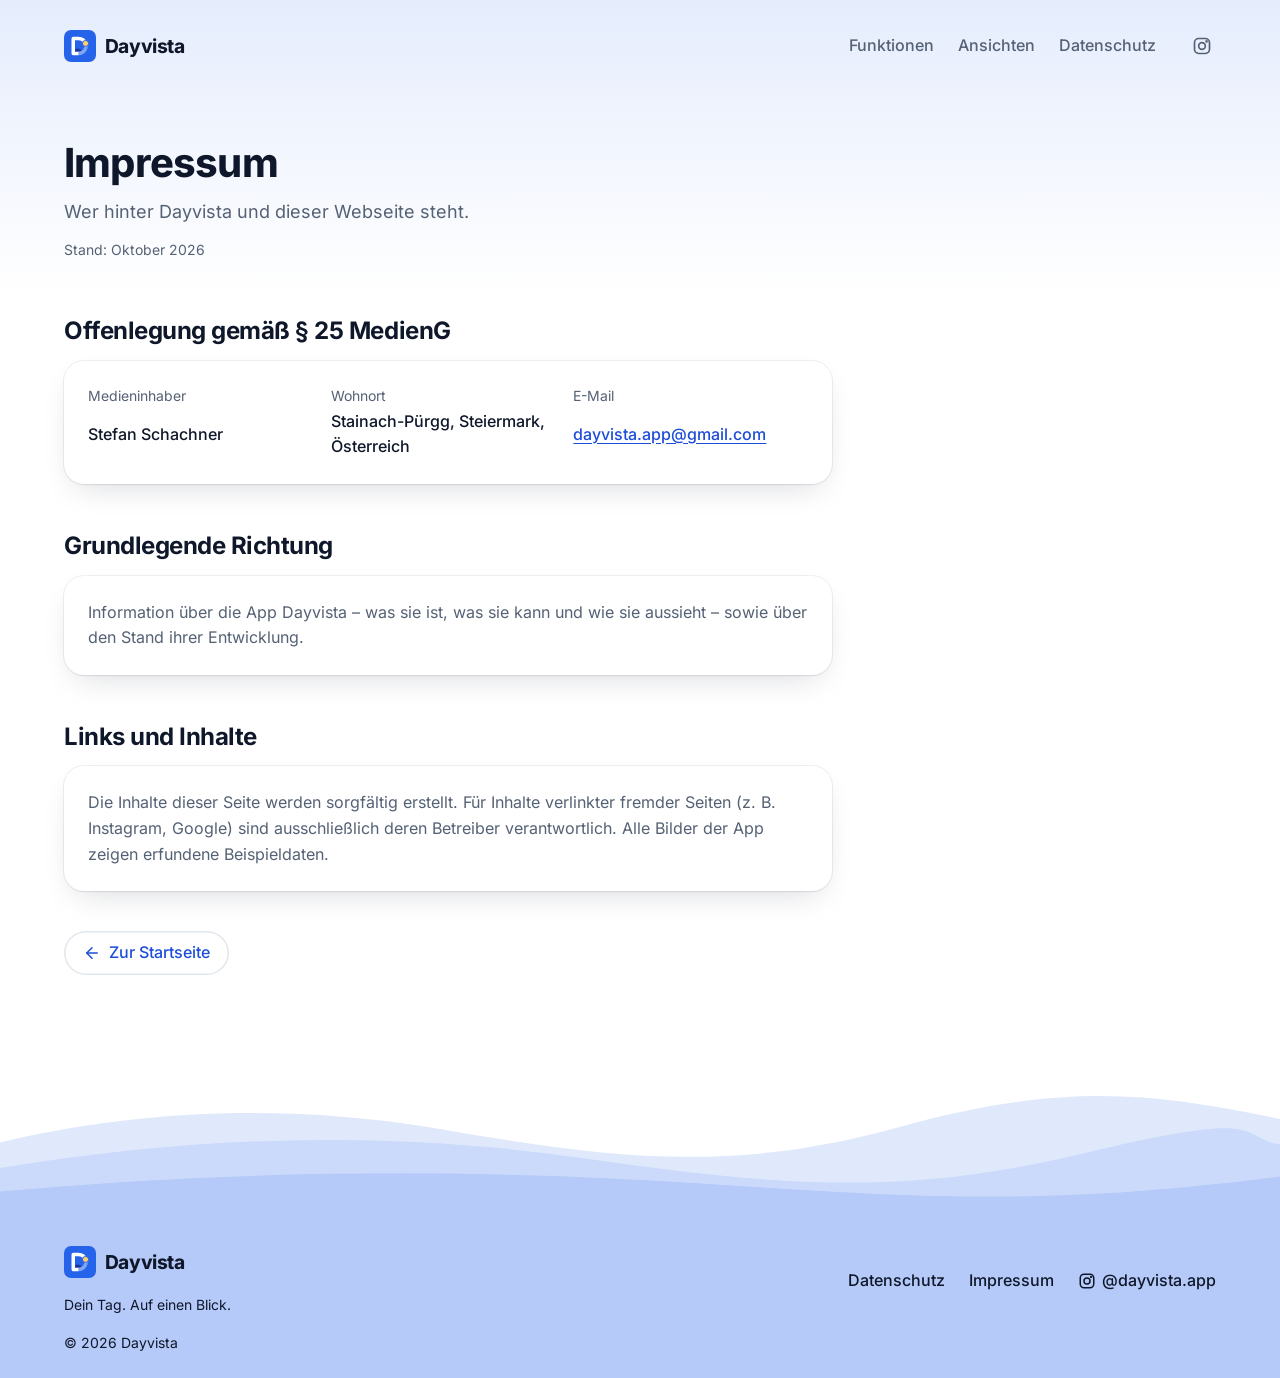
<file: impressum/index.html>
<!DOCTYPE html><html lang="de"><head><meta charset="utf-8"><meta name="viewport" content="width=device-width, initial-scale=1"><meta name="color-scheme" content="light dark"><title>Impressum – Dayvista</title><meta name="description" content="Impressum und Offenlegung der Webseite von Dayvista."><link rel="canonical" href="https://dayvista.github.io/impressum/"><link rel="icon" href="/favicon.svg" type="image/svg+xml"><link rel="apple-touch-icon" href="/apple-touch-icon.png"><meta property="og:title" content="Impressum – Dayvista"><meta property="og:description" content="Impressum und Offenlegung der Webseite von Dayvista."><meta property="og:type" content="website"><meta property="og:locale" content="de_AT"><meta property="og:image" content="https://dayvista.github.io/og.png"><meta property="og:image:width" content="1200"><meta property="og:image:height" content="630"><meta property="og:image:alt" content="Dayvista – Dein Tag. Auf einen Blick."><meta name="twitter:card" content="summary_large_image"><!-- Einblenden nur mit JS (sonst bleibt alles sichtbar) --><script>
      document.documentElement.classList.add('js');
    </script><link rel="stylesheet" href="/_astro/createLucideIcon.B-Byi_e0.css"><style>.legal-top[data-astro-cid-sb6l2mzp]{background:linear-gradient(to bottom, color-mix(in srgb, var(--band-1) 12%, var(--color-bg)), var(--color-bg))}.legal-hero[data-astro-cid-sb6l2mzp]{padding-block:var(--space-7) var(--space-6)}.legal-hero[data-astro-cid-sb6l2mzp] h1[data-astro-cid-sb6l2mzp]{font-size:var(--text-2xl);font-weight:750}.legal-hero__lead[data-astro-cid-sb6l2mzp]{max-width:40rem;margin-top:var(--space-3);color:var(--color-text-muted);font-size:var(--text-lg)}.legal-hero__meta[data-astro-cid-sb6l2mzp]{margin-top:var(--space-3);color:var(--color-text-muted);font-size:var(--text-sm)}.legal[data-astro-cid-sb6l2mzp]{gap:var(--space-5);max-width:48rem;margin-inline:max(1.25rem,50% - 36rem);display:grid}.legal[data-astro-cid-sb6l2mzp] section{gap:var(--space-4);display:grid}.legal[data-astro-cid-sb6l2mzp] h2{margin-top:var(--space-5);font-size:var(--text-xl);scroll-margin-top:var(--space-5);font-weight:700}.legal[data-astro-cid-sb6l2mzp] .card{gap:var(--space-3);padding:var(--space-5);border-radius:var(--radius-lg);background:var(--color-surface);box-shadow:var(--elev-2);display:grid}.legal[data-astro-cid-sb6l2mzp] .card h3{font-size:var(--text-lg);font-weight:650}.legal[data-astro-cid-sb6l2mzp] .card p,.legal[data-astro-cid-sb6l2mzp] .card li{color:var(--color-text-muted)}.legal[data-astro-cid-sb6l2mzp] .card ul{gap:var(--space-2);padding-left:1.2rem;display:grid}.legal[data-astro-cid-sb6l2mzp] .facts{gap:var(--space-2);margin:0;display:grid}.legal[data-astro-cid-sb6l2mzp] .facts div{gap:.1rem;display:grid}.legal[data-astro-cid-sb6l2mzp] .facts dt{color:var(--color-text-muted);font-size:var(--text-sm)}.legal[data-astro-cid-sb6l2mzp] .facts dd{color:var(--color-text);margin:0;font-weight:500}.legal[data-astro-cid-sb6l2mzp] a{color:var(--color-accent-strong);text-underline-offset:.18em;font-weight:500}.legal__back[data-astro-cid-sb6l2mzp]{align-items:center;gap:var(--space-2);min-height:2.75rem;margin-top:var(--space-4);border-radius:var(--radius-full);box-shadow:inset 0 0 0 1.5px var(--color-border);justify-self:start;padding:.5rem 1.2rem;text-decoration:none;display:inline-flex}@media (width>=640px){.legal[data-astro-cid-sb6l2mzp] .facts{grid-template-columns:repeat(3,minmax(0,1fr))}}
</style></head><body><div class="legal-top" data-astro-cid-sb6l2mzp><header class="site-header container" data-astro-cid-fzpbxy5g><a href="/" aria-label="Dayvista – zur Startseite" data-astro-cid-f7espo7c="true" class="logo logo--default"><svg class="logo__mark" viewBox="0 0 128 128" aria-hidden="true" data-astro-cid-f7espo7c><defs data-astro-cid-f7espo7c><clipPath id="logo-clip-3" data-astro-cid-f7espo7c><path d="M44 41 H58 A23 23 0 0 1 58 87 H44 Z" data-astro-cid-f7espo7c></path></clipPath></defs><rect width="128" height="128" rx="28" class="logo__sky" data-astro-cid-f7espo7c></rect><path clip-path="url(#logo-clip-3)" d="M40 80 C49 73 57 73 66 78 S78 83 88 77 V92 H40 Z" class="logo__hill" data-astro-cid-f7espo7c></path><g class="logo__d" data-astro-cid-f7espo7c><path d="M86.2 53.7 A30 30 0 0 1 58 94" stroke-linecap="butt" opacity="0.42" data-astro-cid-f7espo7c></path><path d="M37 94 H58" stroke-linecap="butt" data-astro-cid-f7espo7c></path><path d="M37 94 V34 H58 A30 30 0 0 1 86.2 53.7" data-astro-cid-f7espo7c></path></g><circle cx="86.2" cy="53.7" r="12" class="logo__sun" data-astro-cid-f7espo7c></circle></svg><span class="logo__name" data-astro-cid-f7espo7c>Dayvista</span></a><nav class="site-header__nav" aria-label="Hauptnavigation" data-astro-cid-fzpbxy5g><ul class="site-header__links" data-astro-cid-fzpbxy5g><li data-astro-cid-fzpbxy5g><a href="/#funktionen" data-astro-cid-fzpbxy5g>Funktionen</a></li><li data-astro-cid-fzpbxy5g><a href="/#ansichten" data-astro-cid-fzpbxy5g>Ansichten</a></li><li data-astro-cid-fzpbxy5g><a href="/datenschutz/" data-astro-cid-fzpbxy5g>Datenschutz</a></li></ul><a class="site-header__insta" href="https://www.instagram.com/dayvista.app/" aria-label="Dayvista auf Instagram (@dayvista.app)" data-astro-cid-fzpbxy5g><svg width="20" height="20" viewBox="0 0 24 24" fill="none" stroke="currentColor" stroke-width="2" stroke-linecap="round" stroke-linejoin="round" aria-hidden="true"><rect x="3" y="3" width="18" height="18" rx="5"></rect><circle cx="12" cy="12" r="4"></circle><circle cx="17.5" cy="6.5" r="0.6" fill="currentColor"></circle></svg></a></nav></header><header class="container legal-hero" data-astro-cid-sb6l2mzp><h1 data-astro-cid-sb6l2mzp>Impressum</h1><p class="legal-hero__lead" data-astro-cid-sb6l2mzp>Wer hinter Dayvista und dieser Webseite steht.</p><p class="legal-hero__meta" data-astro-cid-sb6l2mzp>Stand: Oktober 2026</p></header></div><main class="container legal" data-astro-cid-sb6l2mzp><section aria-labelledby="offenlegung"><h2 id="offenlegung">Offenlegung gemäß § 25 MedienG</h2><div class="card"><dl class="facts"><div><dt>Medieninhaber</dt><dd>Stefan Schachner</dd></div><div><dt>Wohnort</dt><dd>Stainach-Pürgg, Steiermark, Österreich</dd></div><div><dt>E-Mail</dt><dd><a href="mailto:dayvista.app@gmail.com">dayvista.app@gmail.com</a></dd></div></dl></div></section><section aria-labelledby="richtung"><h2 id="richtung">Grundlegende Richtung</h2><div class="card"><p>Information über die App Dayvista – was sie ist, was sie kann und wie sie aussieht – sowie über den Stand ihrer Entwicklung.</p></div></section><section aria-labelledby="haftung"><h2 id="haftung">Links und Inhalte</h2><div class="card"><p>Die Inhalte dieser Seite werden sorgfältig erstellt. Für Inhalte verlinkter fremder Seiten (z. B. Instagram, Google) sind ausschließlich deren Betreiber verantwortlich. Alle Bilder der App zeigen erfundene Beispieldaten.</p></div></section><a class="legal__back" href="/" data-astro-cid-sb6l2mzp><svg xmlns="http://www.w3.org/2000/svg" width="18" height="18" viewBox="0 0 24 24" fill="none" stroke="currentColor" stroke-width="2" stroke-linecap="round" stroke-linejoin="round" class="lucide lucide-arrow-left" aria-hidden="true" data-astro-cid-sb6l2mzp="true"><path d="m12 19-7-7 7-7"></path><path d="M19 12H5"></path></svg>Zur Startseite</a></main><footer class="site-footer" data-astro-cid-nns7i3if><div class="site-footer__hills" aria-hidden="true" data-astro-cid-nns7i3if><svg class="hills" viewBox="0 0 1440 120" preserveAspectRatio="none" aria-hidden="true" data-astro-cid-s7fttlot><path class="hills__1" d="M0 52 C150 22 320 14 500 40 S820 82 1010 38 S1300 6 1440 30 V120 H0Z" data-astro-cid-s7fttlot></path><path class="hills__2" d="M0 76 C220 46 430 40 650 66 S1010 104 1220 62 S1390 46 1440 54 V120 H0Z" data-astro-cid-s7fttlot></path><path class="hills__3" d="M0 98 C260 78 520 76 780 90 S1180 112 1440 84 V120 H0Z" data-astro-cid-s7fttlot></path></svg></div><div class="site-footer__body" data-astro-cid-nns7i3if><div class="container site-footer__row" data-astro-cid-nns7i3if><div class="site-footer__brand" data-astro-cid-nns7i3if><a href="/" aria-label="Dayvista – zur Startseite" data-astro-cid-f7espo7c="true" class="logo logo--default"><svg class="logo__mark" viewBox="0 0 128 128" aria-hidden="true" data-astro-cid-f7espo7c><defs data-astro-cid-f7espo7c><clipPath id="logo-clip-4" data-astro-cid-f7espo7c><path d="M44 41 H58 A23 23 0 0 1 58 87 H44 Z" data-astro-cid-f7espo7c></path></clipPath></defs><rect width="128" height="128" rx="28" class="logo__sky" data-astro-cid-f7espo7c></rect><path clip-path="url(#logo-clip-4)" d="M40 80 C49 73 57 73 66 78 S78 83 88 77 V92 H40 Z" class="logo__hill" data-astro-cid-f7espo7c></path><g class="logo__d" data-astro-cid-f7espo7c><path d="M86.2 53.7 A30 30 0 0 1 58 94" stroke-linecap="butt" opacity="0.42" data-astro-cid-f7espo7c></path><path d="M37 94 H58" stroke-linecap="butt" data-astro-cid-f7espo7c></path><path d="M37 94 V34 H58 A30 30 0 0 1 86.2 53.7" data-astro-cid-f7espo7c></path></g><circle cx="86.2" cy="53.7" r="12" class="logo__sun" data-astro-cid-f7espo7c></circle></svg><span class="logo__name" data-astro-cid-f7espo7c>Dayvista</span></a><p data-astro-cid-nns7i3if>Dein Tag. Auf einen Blick.</p></div><nav aria-label="Rechtliches und Kontakt" data-astro-cid-nns7i3if><ul class="site-footer__links" data-astro-cid-nns7i3if><li data-astro-cid-nns7i3if><a href="/datenschutz/" data-astro-cid-nns7i3if>Datenschutz</a></li><li data-astro-cid-nns7i3if><a href="/impressum/" data-astro-cid-nns7i3if>Impressum</a></li><li data-astro-cid-nns7i3if><a href="https://www.instagram.com/dayvista.app/" data-astro-cid-nns7i3if><svg width="18" height="18" viewBox="0 0 24 24" fill="none" stroke="currentColor" stroke-width="2" stroke-linecap="round" stroke-linejoin="round" aria-hidden="true"><rect x="3" y="3" width="18" height="18" rx="5"></rect><circle cx="12" cy="12" r="4"></circle><circle cx="17.5" cy="6.5" r="0.6" fill="currentColor"></circle></svg>@dayvista.app</a></li></ul></nav></div><p class="container site-footer__copy" data-astro-cid-nns7i3if>© 2026 Dayvista</p></div></footer><script type="module">var e=document.querySelectorAll(`[data-reveal]`);if(!(`IntersectionObserver`in window)||matchMedia(`(prefers-reduced-motion: reduce)`).matches)e.forEach(e=>e.classList.add(`is-visible`));else{let t=new IntersectionObserver(e=>{for(let n of e)n.isIntersecting&&(n.target.classList.add(`is-visible`),t.unobserve(n.target))},{rootMargin:`0px 0px -8% 0px`});e.forEach(e=>t.observe(e))}</script></body></html>
</file>
<file: _astro/createLucideIcon.B-Byi_e0.css>
@font-face{font-family:Inter Variable;font-style:normal;font-display:swap;font-weight:100 900;src:url(/_astro/inter-cyrillic-ext-wght-normal.BOeWTOD4.woff2)format("woff2-variations");unicode-range:U+460-52F,U+1C80-1C8A,U+20B4,U+2DE0-2DFF,U+A640-A69F,U+FE2E-FE2F}@font-face{font-family:Inter Variable;font-style:normal;font-display:swap;font-weight:100 900;src:url(/_astro/inter-cyrillic-wght-normal.DqGufNeO.woff2)format("woff2-variations");unicode-range:U+301,U+400-45F,U+490-491,U+4B0-4B1,U+2116}@font-face{font-family:Inter Variable;font-style:normal;font-display:swap;font-weight:100 900;src:url(/_astro/inter-greek-ext-wght-normal.DlzME5K_.woff2)format("woff2-variations");unicode-range:U+1F??}@font-face{font-family:Inter Variable;font-style:normal;font-display:swap;font-weight:100 900;src:url(/_astro/inter-greek-wght-normal.CkhJZR-_.woff2)format("woff2-variations");unicode-range:U+370-377,U+37A-37F,U+384-38A,U+38C,U+38E-3A1,U+3A3-3FF}@font-face{font-family:Inter Variable;font-style:normal;font-display:swap;font-weight:100 900;src:url(/_astro/inter-vietnamese-wght-normal.CBcvBZtf.woff2)format("woff2-variations");unicode-range:U+102-103,U+110-111,U+128-129,U+168-169,U+1A0-1A1,U+1AF-1B0,U+300-301,U+303-304,U+308-309,U+323,U+329,U+1EA0-1EF9,U+20AB}@font-face{font-family:Inter Variable;font-style:normal;font-display:swap;font-weight:100 900;src:url(/_astro/inter-latin-ext-wght-normal.DO1Apj_S.woff2)format("woff2-variations");unicode-range:U+100-2BA,U+2BD-2C5,U+2C7-2CC,U+2CE-2D7,U+2DD-2FF,U+304,U+308,U+329,U+1D00-1DBF,U+1E00-1E9F,U+1EF2-1EFF,U+2020,U+20A0-20AB,U+20AD-20C0,U+2113,U+2C60-2C7F,U+A720-A7FF}@font-face{font-family:Inter Variable;font-style:normal;font-display:swap;font-weight:100 900;src:url(/_astro/inter-latin-wght-normal.Dx4kXJAl.woff2)format("woff2-variations");unicode-range:U+??,U+131,U+152-153,U+2BB-2BC,U+2C6,U+2DA,U+2DC,U+304,U+308,U+329,U+2000-206F,U+20AC,U+2122,U+2191,U+2193,U+2212,U+2215,U+FEFF,U+FFFD}:root{color-scheme:light dark;--color-bg:#fff;--color-bg-soft:#f3f6fb;--color-surface:#fff;--color-surface-2:#eef2f7;--color-border:#e2e7ee;--color-text:#0f172a;--color-text-muted:#556174;--color-accent:#2563eb;--color-accent-strong:#1d4ed8;--color-accent-soft:#e8f0fe;--color-on-accent:#fff;--color-success:#136c34;--brand-sky:#2563eb;--brand-hill:#1a3794;--brand-sun:#ffd166;--brand-mark:#fff;--band-1:#2563eb;--band-2:#1e40af;--band-glow:#ffffff24;--band-text:#fff;--band-text-muted:#e6eeff;--ridge-1:#2c5bd9;--ridge-2:#2149bd;--ridge-3:#1a3794;--horizon-morning:#ffb07861;--horizon-day:#bedeff4d;--horizon-evening:#f48cc857;--land-1:color-mix(in srgb, var(--band-1) 14%, var(--color-bg));--land-2:color-mix(in srgb, var(--band-1) 24%, var(--color-bg));--bezel:#0b0f16;--bezel-edge:#2a3344;--laptop-base-1:#d9dee6;--laptop-base-2:#a9b1be;--night-1:#060a17;--night-2:#101a3d;--night-3:#2b2152;--night-ridge-1:#1a2350;--night-ridge-2:#121a3e;--night-ridge-3:#0b112b;--night-glow:#f48cc86b;--night-glow-2:#ffaa6e4d;--star:#fffc;--edge:0 0 0 1px #0f172a0f;--elev-1:var(--edge), 0 1px 2px #0f172a0d;--elev-2:var(--edge), 0 1px 2px #0f172a0d, 0 12px 32px -12px #0f172a2e;--elev-3:var(--edge), 0 2px 6px #0f172a0f, 0 32px 64px -24px #0f172a52;--font-sans:"Inter Variable", system-ui, -apple-system, "Segoe UI", sans-serif;--text-sm:.875rem;--text-md:1rem;--text-lg:1.125rem;--text-xl:clamp(1.25rem, 1.1rem + .6vw, 1.5rem);--text-2xl:clamp(1.75rem, 1.3rem + 2vw, 2.5rem);--text-hero:clamp(2.5rem, 1.6rem + 4.2vw, 4.75rem);--space-1:.25rem;--space-2:.5rem;--space-3:.75rem;--space-4:1rem;--space-5:1.5rem;--space-6:2rem;--space-7:3rem;--space-8:4.5rem;--space-9:7rem;--radius-sm:.5rem;--radius-md:.875rem;--radius-lg:1.25rem;--radius-full:999px;--page:min(100% - 2.5rem, 72rem);--duration-base:.25s;--duration-slow:.7s;--ease-out:cubic-bezier(.22, 1, .36, 1)}@media (prefers-color-scheme:dark){:root{--color-bg:#080b11;--color-bg-soft:#0e131c;--color-surface:#131a25;--color-surface-2:#1b2331;--color-border:#253043;--color-text:#e7ecf3;--color-text-muted:#9aa7ba;--color-accent:#6aa3ff;--color-accent-strong:#8ab8ff;--color-accent-soft:#17264a;--color-on-accent:#0b0f16;--color-success:#4ade80;--band-1:#1a356e;--band-2:#0f1f45;--band-glow:#ffffff14;--band-text-muted:#c7d5f5;--ridge-1:#1b3670;--ridge-2:#142a59;--ridge-3:#0e1d40;--horizon-morning:#ffa06438;--horizon-day:#96beff29;--horizon-evening:#e678be3d;--land-1:color-mix(in srgb, var(--band-1) 40%, var(--color-bg));--land-2:color-mix(in srgb, var(--band-1) 62%, var(--color-bg));--laptop-base-1:#3a4352;--laptop-base-2:#1f2631;--edge:inset 0 1px 0 #ffffff12, 0 0 0 1px #ffffff0d;--elev-1:var(--edge), 0 1px 2px #00000059;--elev-2:var(--edge), 0 1px 2px #00000059, 0 14px 34px -12px #0009;--elev-3:var(--edge), 0 2px 6px #0006, 0 32px 64px -24px #000c}}*,:before,:after{box-sizing:border-box}html{-webkit-text-size-adjust:100%;scroll-behavior:smooth}body{background:var(--color-bg);min-height:100dvh;color:var(--color-text);font-family:var(--font-sans);font-size:var(--text-md);font-feature-settings:"cv11", "ss01";-webkit-font-smoothing:antialiased;margin:0;line-height:1.6}h1,h2,h3,p,ul,ol,figure{margin:0}h1,h2,h3{letter-spacing:-.02em;text-wrap:balance;line-height:1.15}img,svg{max-width:100%;display:block}a{color:var(--color-accent)}:focus-visible{outline:2px solid var(--color-accent);outline-offset:3px;border-radius:4px}.container{width:var(--page);margin-inline:auto}.sr-only{clip-path:inset(50%);white-space:nowrap;width:1px;height:1px;position:absolute;overflow:hidden}.js [data-reveal]{opacity:0;transition:opacity var(--duration-slow) var(--ease-out), transform var(--duration-slow) var(--ease-out);transition-delay:var(--reveal-delay,0s);transform:translateY(1.25rem)}.js [data-reveal].is-visible{opacity:1;transform:none}@media (prefers-reduced-motion:reduce){html{scroll-behavior:auto}.js [data-reveal]{opacity:1;transition:none;transform:none}}.logo[data-astro-cid-f7espo7c]{color:var(--color-text);letter-spacing:-.02em;align-items:center;gap:.55rem;font-size:1.2rem;font-weight:750;text-decoration:none;display:inline-flex}.logo--light[data-astro-cid-f7espo7c]{color:var(--band-text)}.logo__mark[data-astro-cid-f7espo7c]{flex-shrink:0;width:2rem;height:2rem}.logo__sky[data-astro-cid-f7espo7c]{fill:var(--brand-sky)}.logo__hill[data-astro-cid-f7espo7c]{fill:var(--brand-hill)}.logo__d[data-astro-cid-f7espo7c]{fill:none;stroke:var(--brand-mark);stroke-width:14px;stroke-linecap:round;stroke-linejoin:round}.logo__sun[data-astro-cid-f7espo7c]{fill:var(--brand-sun);stroke:var(--brand-sky);stroke-width:4px}.site-header[data-astro-cid-fzpbxy5g]{z-index:2;justify-content:space-between;align-items:center;gap:var(--space-4);padding-block:var(--space-5);display:flex;position:relative}.site-header__nav[data-astro-cid-fzpbxy5g]{align-items:center;gap:var(--space-5);display:flex}.site-header__links[data-astro-cid-fzpbxy5g]{gap:var(--space-5);padding:0;list-style:none;display:none}.site-header[data-astro-cid-fzpbxy5g] a[data-astro-cid-fzpbxy5g]:not(.logo){color:var(--color-text-muted);transition:color var(--duration-base) var(--ease-out);font-weight:500;text-decoration:none}.site-header[data-astro-cid-fzpbxy5g] a[data-astro-cid-fzpbxy5g]:not(.logo):hover{color:var(--color-text)}.site-header__insta[data-astro-cid-fzpbxy5g]{place-items:center;width:2.75rem;height:2.75rem;margin-right:-.5rem;display:grid}@media (width>=720px){.site-header__links[data-astro-cid-fzpbxy5g]{display:flex}}.hills[data-astro-cid-s7fttlot]{width:100%;height:100%;display:block}.hills__1[data-astro-cid-s7fttlot]{fill:var(--hill-1)}.hills__2[data-astro-cid-s7fttlot]{fill:var(--hill-2)}.hills__3[data-astro-cid-s7fttlot]{fill:var(--hill-3)}.site-footer[data-astro-cid-nns7i3if]{--hill-1:var(--land-1);--hill-2:var(--land-2);--hill-3:color-mix(in srgb, var(--band-1) 34%, var(--color-bg));margin-top:var(--space-9)}.site-footer__hills[data-astro-cid-nns7i3if]{height:clamp(4rem,10vw,8rem)}.site-footer__body[data-astro-cid-nns7i3if]{padding-block:var(--space-6) var(--space-5);background:var(--hill-3);margin-top:-1px}.site-footer__row[data-astro-cid-nns7i3if]{justify-content:space-between;align-items:center;gap:var(--space-5);flex-wrap:wrap;display:flex}.site-footer__brand[data-astro-cid-nns7i3if] p[data-astro-cid-nns7i3if]{margin-top:var(--space-2);color:var(--color-text);font-size:var(--text-sm)}.site-footer__links[data-astro-cid-nns7i3if]{gap:var(--space-2) var(--space-5);flex-wrap:wrap;padding:0;list-style:none;display:flex}.site-footer__links[data-astro-cid-nns7i3if] a[data-astro-cid-nns7i3if]{min-height:2.75rem;color:var(--color-text);align-items:center;gap:.4rem;font-weight:500;text-decoration:none;display:inline-flex}.site-footer__links[data-astro-cid-nns7i3if] a[data-astro-cid-nns7i3if]:hover{color:var(--color-accent-strong)}.site-footer__copy[data-astro-cid-nns7i3if]{margin-top:var(--space-4);color:var(--color-text);font-size:var(--text-sm)}
</file>
<file: _astro/index.Bnq0QA4X.css>
.devices[data-astro-cid-q5d3qmob]{width:100%;padding-bottom:6%;padding-right:9%;position:relative}.laptop[data-astro-cid-q5d3qmob]{position:relative}.laptop__screen[data-astro-cid-q5d3qmob]{border:clamp(.35rem, .9vw, .7rem) solid var(--bezel);background:var(--bezel);box-shadow:0 0 0 1px var(--bezel-edge), var(--elev-3);border-bottom-width:clamp(.6rem,1.4vw,1.1rem);border-radius:clamp(.6rem,1.4vw,1.1rem) clamp(.6rem,1.4vw,1.1rem) .3rem .3rem;overflow:hidden}.laptop__screen[data-astro-cid-q5d3qmob] img[data-astro-cid-q5d3qmob]{aspect-ratio:16/10;object-fit:cover;object-position:top;width:100%;height:auto}.laptop__base[data-astro-cid-q5d3qmob]{background:linear-gradient(to bottom, var(--laptop-base-1), var(--laptop-base-2));height:clamp(.5rem,1.2vw,.9rem);box-shadow:var(--elev-2);border-radius:0 0 1rem 1rem;margin-inline:-5%;position:relative}.laptop__base[data-astro-cid-q5d3qmob]:after{content:"";background:var(--laptop-base-2);border-radius:0 0 .5rem .5rem;width:14%;height:40%;position:absolute;top:0;left:50%;transform:translate(-50%)}.phone[data-astro-cid-q5d3qmob]{border:clamp(.25rem, .6vw, .45rem) solid var(--bezel);background:var(--bezel);width:24%;box-shadow:0 0 0 1px var(--bezel-edge), var(--elev-3);border-radius:clamp(1rem,2.6vw,2rem);position:absolute;bottom:0;right:0;overflow:hidden}.phone[data-astro-cid-q5d3qmob] img[data-astro-cid-q5d3qmob]{aspect-ratio:9/18;object-fit:cover;object-position:top;width:100%;height:auto}img[data-astro-cid-ujpknjru]{width:100%;height:auto}.hero[data-astro-cid-lcdefpme]{--hill-1:var(--land-1);--hill-2:var(--land-2);--hill-3:var(--color-bg);background:linear-gradient(to bottom, color-mix(in srgb, var(--band-1) 16%, var(--color-bg)), var(--color-bg) 42rem);position:relative}.hero__body[data-astro-cid-lcdefpme]{z-index:1;padding-top:var(--space-7);text-align:center;position:relative}.pill[data-astro-cid-lcdefpme]{border-radius:var(--radius-full);background:var(--color-accent-soft);color:var(--color-accent-strong);font-size:var(--text-sm);align-items:center;gap:.5rem;padding:.3rem .85rem;font-weight:600;display:inline-flex}.pill__dot[data-astro-cid-lcdefpme]{background:var(--color-accent);border-radius:50%;width:.5rem;height:.5rem}.hero__title[data-astro-cid-lcdefpme]{margin-top:var(--space-4);font-size:var(--text-hero);letter-spacing:-.035em;font-weight:750}.hero__lead[data-astro-cid-lcdefpme]{max-width:36rem;margin:var(--space-5) auto 0;color:var(--color-text-muted);font-size:var(--text-lg)}.hero__actions[data-astro-cid-lcdefpme]{justify-content:center;gap:var(--space-3);margin-top:var(--space-6);flex-wrap:wrap;display:flex}.hero__devices[data-astro-cid-lcdefpme]{width:min(100%,60rem);margin:var(--space-8) auto 0}.hero__hills[data-astro-cid-lcdefpme]{--hills-h:clamp(6rem, 18vw, 15rem);z-index:0;height:var(--hills-h);margin-top:calc(-.8 * var(--hills-h));position:relative}.btn[data-astro-cid-lcdefpme]{border-radius:var(--radius-full);min-height:2.9rem;transition:transform var(--duration-base) var(--ease-out);align-items:center;gap:.5rem;padding:.65rem 1.3rem;font-weight:600;text-decoration:none;display:inline-flex}.btn[data-astro-cid-lcdefpme]:hover{transform:translateY(-2px)}.btn--primary[data-astro-cid-lcdefpme]{background:var(--color-accent);color:var(--color-on-accent)}.btn--ghost[data-astro-cid-lcdefpme]{color:var(--color-text);box-shadow:inset 0 0 0 1.5px var(--color-border)}.btn--ghost[data-astro-cid-lcdefpme]:hover{box-shadow:inset 0 0 0 1.5px var(--color-accent)}.section[data-astro-cid-lcdefpme]{padding-top:var(--space-9)}.hero__hills[data-astro-cid-lcdefpme]+.section[data-astro-cid-lcdefpme]{padding-top:var(--space-7)}.section__head[data-astro-cid-lcdefpme]{max-width:44rem}.eyebrow[data-astro-cid-lcdefpme]{color:var(--color-accent-strong);font-size:var(--text-sm);letter-spacing:.08em;text-transform:uppercase;font-weight:700}.section__title[data-astro-cid-lcdefpme]{margin-top:var(--space-2);font-size:var(--text-2xl);font-weight:720}.section__lead[data-astro-cid-lcdefpme]{margin-top:var(--space-4);color:var(--color-text-muted);font-size:var(--text-lg)}.idea__flow[data-astro-cid-lcdefpme]{justify-items:center;gap:var(--space-5);margin-top:var(--space-7);padding:var(--space-6);border-radius:var(--radius-lg);background:var(--color-bg-soft);box-shadow:var(--edge);display:grid}.idea__sources[data-astro-cid-lcdefpme]{justify-content:center;gap:var(--space-3);flex-wrap:wrap;padding:0;list-style:none;display:flex}.idea__sources[data-astro-cid-lcdefpme] li[data-astro-cid-lcdefpme]{border-radius:var(--radius-full);background:var(--color-surface);color:var(--color-text-muted);box-shadow:var(--elev-1);align-items:center;gap:.5rem;padding:.55rem 1rem;font-weight:500;display:inline-flex}.idea__flow[data-astro-cid-lcdefpme] .idea__arrow{color:var(--color-accent);transform:rotate(90deg)}.idea__target[data-astro-cid-lcdefpme]{border-radius:var(--radius-full);background:var(--color-surface);box-shadow:var(--elev-2);font-size:var(--text-xl);letter-spacing:-.02em;align-items:center;gap:.75rem;padding:.75rem 1.4rem;font-weight:700;display:inline-flex}.idea__target[data-astro-cid-lcdefpme] .logo{font-size:inherit;gap:.75rem}@media (width>=900px){.idea__flow[data-astro-cid-lcdefpme]{grid-template-columns:auto auto auto;justify-content:center;align-items:center}.idea__flow[data-astro-cid-lcdefpme] .idea__arrow{transform:none}}.features[data-astro-cid-lcdefpme],.principles[data-astro-cid-lcdefpme]{gap:var(--space-4);margin-top:var(--space-7);padding:0;list-style:none;display:grid}.feature[data-astro-cid-lcdefpme],.principle[data-astro-cid-lcdefpme]{padding:var(--space-5);border-radius:var(--radius-lg);background:var(--color-surface);box-shadow:var(--elev-2)}.feature__icon[data-astro-cid-lcdefpme]{border-radius:var(--radius-md);background:var(--color-accent-soft);width:2.75rem;height:2.75rem;color:var(--color-accent-strong);place-items:center;display:grid}.feature__title[data-astro-cid-lcdefpme]{margin-top:var(--space-4);font-size:var(--text-lg);font-weight:650}.feature__text[data-astro-cid-lcdefpme]{margin-top:var(--space-2);color:var(--color-text-muted)}.features__note[data-astro-cid-lcdefpme]{margin-top:var(--space-5);color:var(--color-text-muted);font-size:var(--text-sm);text-align:center;justify-content:center;align-items:center;gap:.5rem;display:flex}@media (width>=640px){.features[data-astro-cid-lcdefpme]{grid-template-columns:repeat(2,minmax(0,1fr))}}@media (width>=1000px){.features[data-astro-cid-lcdefpme]{grid-template-columns:repeat(4,minmax(0,1fr))}.principles[data-astro-cid-lcdefpme]{grid-template-columns:repeat(3,minmax(0,1fr))}}.gallery[data-astro-cid-lcdefpme]{gap:var(--space-5);margin-top:var(--space-7);display:grid}.shot[data-astro-cid-lcdefpme] img[data-astro-cid-lcdefpme]{border-radius:var(--radius-lg);box-shadow:var(--elev-2)}.shot[data-astro-cid-lcdefpme] figcaption[data-astro-cid-lcdefpme]{margin-top:var(--space-3);color:var(--color-text-muted);font-size:var(--text-sm)}@media (width>=900px){.gallery[data-astro-cid-lcdefpme]{grid-template-columns:minmax(0,2fr) minmax(0,1fr);align-items:start}.shot--wide[data-astro-cid-lcdefpme]{grid-column:1/-1}}.principles__more[data-astro-cid-lcdefpme]{margin-top:var(--space-5)}.principles__more[data-astro-cid-lcdefpme] a[data-astro-cid-lcdefpme]{min-height:2.75rem;color:var(--color-accent-strong);align-items:center;gap:.35rem;font-weight:600;text-decoration:none;display:inline-flex}.principles__more[data-astro-cid-lcdefpme] a[data-astro-cid-lcdefpme]:hover{text-decoration:underline}.status[data-astro-cid-lcdefpme]{gap:var(--space-5);padding:var(--space-6);border-radius:var(--radius-lg);background:var(--color-bg-soft);box-shadow:var(--edge);display:grid}.status__icon[data-astro-cid-lcdefpme]{width:3.25rem;height:3.25rem}.status__cta[data-astro-cid-lcdefpme]{margin-top:var(--space-5)}@media (width>=720px){.status[data-astro-cid-lcdefpme]{padding:var(--space-7);grid-template-columns:auto 1fr}}
</file>
